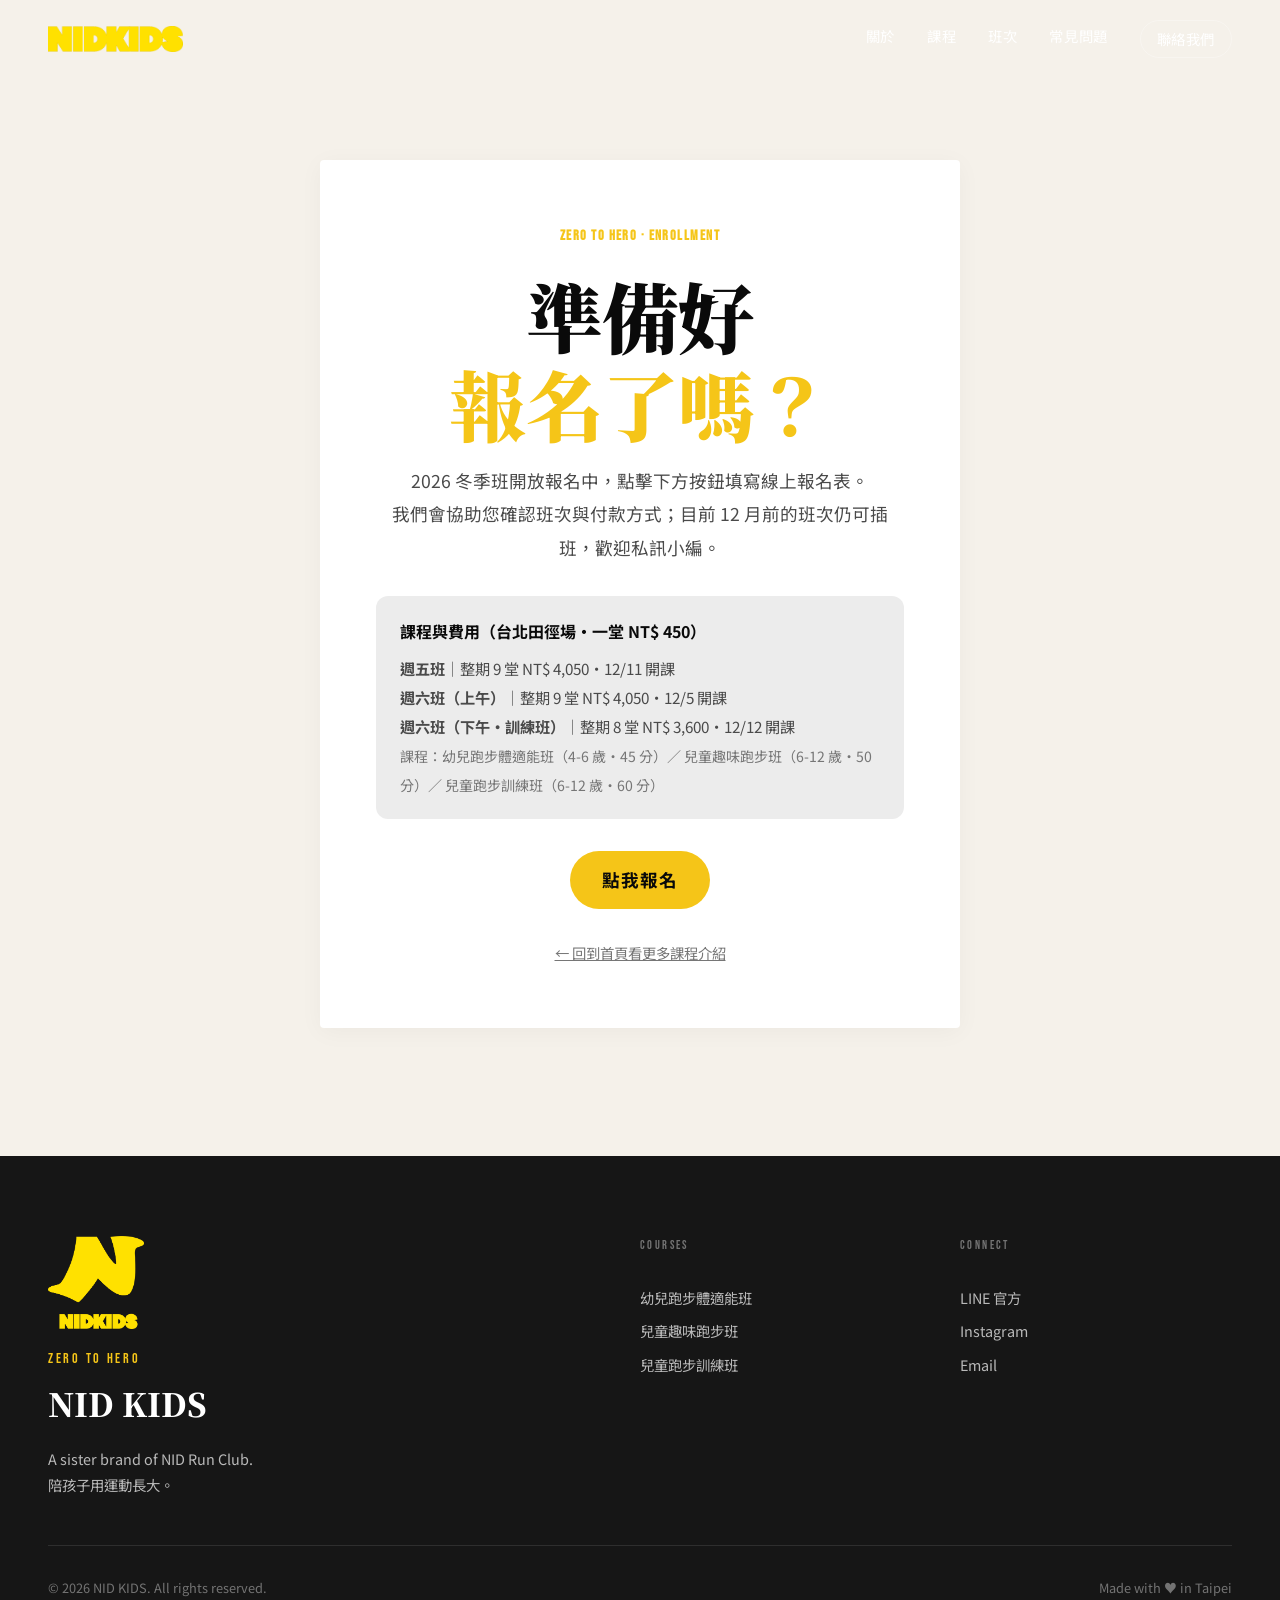
<file: enroll.html>
<!DOCTYPE html>
<html lang="zh-Hant">
<head>
  <meta charset="UTF-8">
  <meta name="viewport" content="width=device-width, initial-scale=1.0">
  <meta name="description" content="NID KIDS 填寫報名表｜兒童體適能與跑步課程報名。">
  <title>填寫報名表｜NID KIDS</title>
  <!-- Favicon -->
  <link rel="icon" href="assets/favicon.ico" sizes="any">
  <link rel="icon" type="image/png" sizes="32x32" href="assets/favicon-32.png">
  <link rel="icon" type="image/png" sizes="16x16" href="assets/favicon-16.png">
  <link rel="apple-touch-icon" href="assets/apple-touch-icon.png">


  <link rel="preconnect" href="https://fonts.googleapis.com">
  <link rel="preconnect" href="https://fonts.gstatic.com" crossorigin>
  <link href="https://fonts.googleapis.com/css2?family=Noto+Sans+TC:wght@400;500;700;900&family=Noto+Serif+TC:wght@600;700;900&family=Bebas+Neue&display=swap" rel="stylesheet">

  <link rel="stylesheet" href="style.css">
  <link rel="stylesheet" href="enroll.css">
</head>
<body>

  <!-- ============= NAV ============= -->
  <nav class="nav">
    <div class="nav-inner">
      <a href="index.html" class="nav-logo">
        <img src="assets/logo-nid-wordmark.png" alt="NID KIDS" class="nav-logo-img" loading="lazy">
      </a>
      <div class="nav-links">
        <a href="index.html#about">關於</a>
        <a href="index.html#courses">課程</a>
        <a href="index.html#schedule">班次</a>
        <a href="index.html#faq">常見問題</a>
        <a href="index.html#contact" class="nav-cta">聯絡我們</a>
      </div>
      <button class="nav-toggle" aria-label="menu">
        <span></span><span></span><span></span>
      </button>
    </div>
  </nav>

  <!-- ============= 報名請私訊 ============= -->
  <main class="enroll-page">
    <section class="enroll-section">
      <div class="container">
        <div class="success-card" style="text-align:center;max-width:640px;margin:0 auto;">
          <p class="enroll-eyebrow" style="color:var(--yellow);font-weight:800;letter-spacing:.1em;">ZERO TO HERO · ENROLLMENT</p>
          <h1 class="enroll-title" style="margin:1rem 0;">準備好<br><span class="yellow">報名了嗎？</span></h1>
          <p class="enroll-lead" style="line-height:1.9;color:var(--gray-700);margin-bottom:0.5rem;">
            2026 冬季班開放報名中，點擊下方按鈕填寫線上報名表。<br>
            我們會協助您確認班次與付款方式；目前 12 月前的班次仍可插班，歡迎私訊小編。
          </p>
          <div style="background:var(--gray-100);border-radius:12px;padding:1.25rem 1.5rem;margin:2rem 0;line-height:1.9;text-align:left;">
            <p style="font-weight:700;margin-bottom:0.5rem;">課程與費用（台北田徑場・一堂 NT$ 450）</p>
            <p style="color:var(--gray-700);font-size:0.95rem;">
              <strong>週五班</strong>｜整期 9 堂 NT$ 4,050・12/11 開課<br>
              <strong>週六班（上午）</strong>｜整期 9 堂 NT$ 4,050・12/5 開課<br>
              <strong>週六班（下午・訓練班）</strong>｜整期 8 堂 NT$ 3,600・12/12 開課<br>
              <span style="font-size:0.88rem;color:var(--gray-500);">課程：幼兒跑步體適能班（4-6 歲・45 分）／ 兒童趣味跑步班（6-12 歲・50 分）／ 兒童跑步訓練班（6-12 歲・60 分）</span>
            </p>
          </div>
          <div class="success-actions" style="justify-content:center;">
            <a href="https://www.surveycake.com/s/RLa8x" target="_blank" rel="noopener" class="btn btn-yellow enroll-cta" style="font-size:1.1rem;">點我報名</a>
          </div>
          <p style="margin-top:1.5rem;font-size:0.9rem;color:var(--gray-500);">
            <a href="index.html" style="color:var(--gray-500);text-decoration:underline;">← 回到首頁看更多課程介紹</a>
          </p>
        </div>
      </div>
    </section>
  </main>

  <footer class="footer">
    <div class="container">
      <div class="footer-grid">
        <div class="footer-brand">
          <img class="footer-logo-img" src="assets/logo-nid-full.png" alt="NID KIDS" loading="lazy">
          <p class="footer-tagline">ZERO TO HERO</p>
          <p class="footer-name">NID KIDS</p>
          <p class="footer-desc">A sister brand of NID Run Club.<br>陪孩子用運動長大。</p>
        </div>
        <div class="footer-links">
          <p class="footer-h">COURSES</p>
          <a href="courses/kids-fitness.html">幼兒跑步體適能班</a>
          <a href="courses/kids-running-fun.html">兒童趣味跑步班</a>
          <a href="courses/kids-running-train.html">兒童跑步訓練班</a>
        </div>
        <div class="footer-links">
          <p class="footer-h">CONNECT</p>
          <a href="https://lin.ee/PbnzLWp" target="_blank" rel="noopener">LINE 官方</a>
          <a href="https://www.instagram.com/nidforkids" target="_blank" rel="noopener">Instagram</a>
          <a href="mailto:nidforkids@gmail.com">Email</a>
        </div>
      </div>
      <div class="footer-bottom">
        <span>© 2026 NID KIDS. All rights reserved.</span>
        <span>Made with ♥ in Taipei</span>
      </div>
    </div>
  </footer>

  <script src="script.js?v=20260914b"></script>
</body>
</html>
</file>
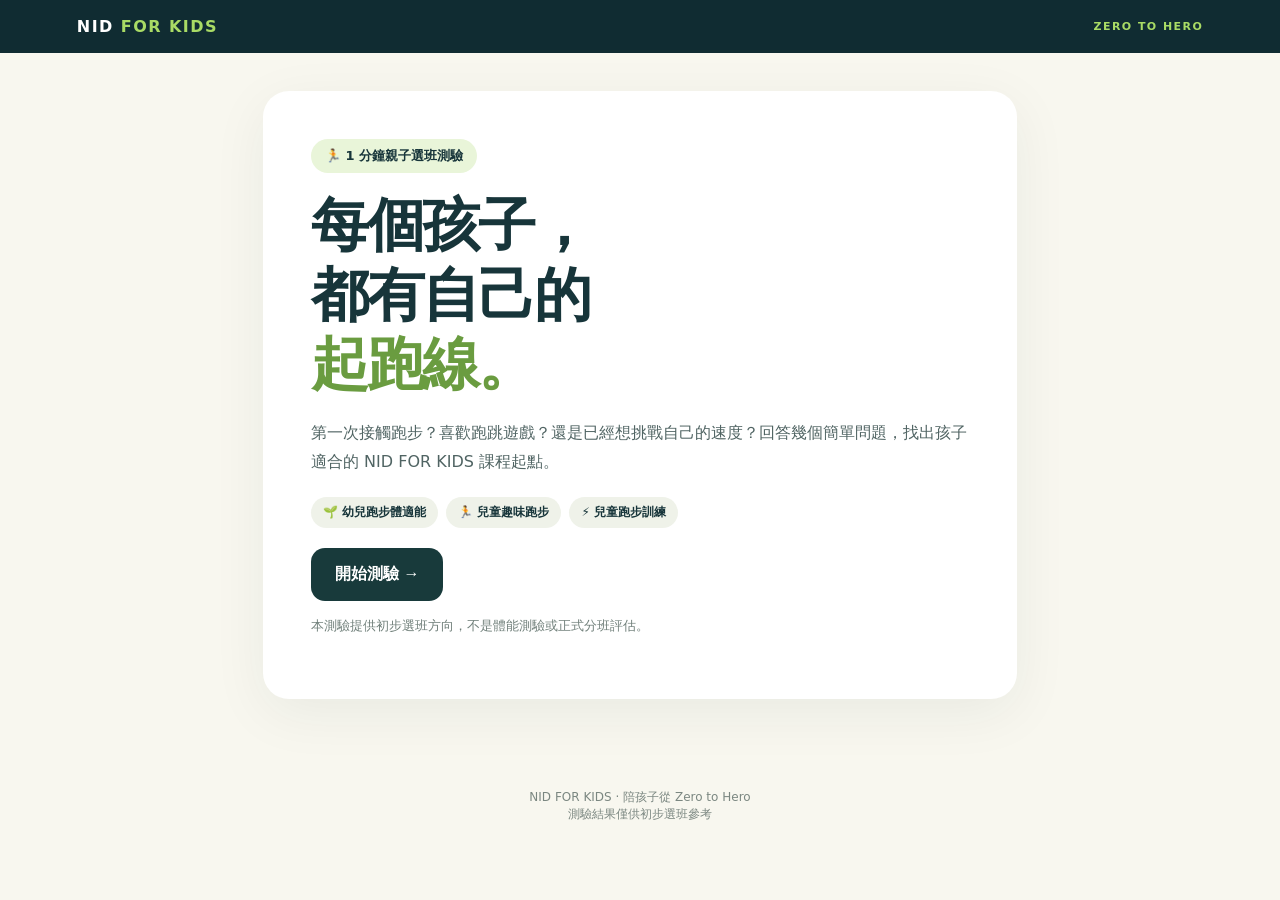
<file: quiz.html.html>
<!doctype html><html lang="zh-Hant"><head><meta charset="utf-8"><meta name="viewport" content="width=device-width,initial-scale=1"><meta name="theme-color" content="#102c32"><title>NID FOR KIDS｜找到孩子的跑步起點</title><style>
:root{--ink:#17353a;--green:#a9db65;--cream:#f8f7ef;--muted:#6d7978;--line:#dce3dd}*{box-sizing:border-box}body{margin:0;background:var(--cream);color:var(--ink);font-family:system-ui,-apple-system,"Noto Sans TC",sans-serif}header{background:#102c32;color:white;padding:17px 6%;display:flex;justify-content:space-between;align-items:center;font-weight:900;letter-spacing:.09em}header small{font-size:11px;color:var(--green)}main{max-width:790px;margin:38px auto 70px;padding:0 18px}.panel{background:white;border-radius:26px;padding:clamp(24px,5vw,48px);box-shadow:0 14px 55px #102c3210}.eyebrow{font-weight:800;color:#5a8552;letter-spacing:.16em;font-size:12px}.hero{font-size:clamp(35px,7vw,58px);line-height:1.2;letter-spacing:-.04em;margin:18px 0}h2{font-size:clamp(25px,5vw,34px);line-height:1.35;margin:12px 0 20px}p{line-height:1.85;color:#506463}.chip{display:inline-block;background:#e9f5d9;padding:8px 14px;border-radius:99px;font-size:13px;font-weight:800}.button{appearance:none;background:#183a3b;color:white;border:0;padding:16px 24px;border-radius:14px;font-size:16px;font-weight:800;cursor:pointer}.button:hover{background:#295b53}.button.secondary{background:#edf2ec;color:#21413b}.button:disabled{opacity:.35;cursor:not-allowed}.actions{display:flex;gap:10px;justify-content:space-between;flex-wrap:wrap;margin-top:25px}.progress{height:8px;background:#e9eee8;border-radius:50px;overflow:hidden;margin:18px 0 28px}.progress div{height:100%;background:#93cb61;transition:width .25s}.choice{display:block;width:100%;background:#fff;border:2px solid var(--line);padding:16px 18px;border-radius:15px;text-align:left;font-size:16px;color:var(--ink);margin:10px 0;cursor:pointer}.choice.active{border-color:#6eaa57;background:#f1f9e8;font-weight:800}.choice:hover{border-color:#93bb80}.field{display:block;margin:20px 0;font-weight:700}.field input,.field select{display:block;width:100%;border:1.5px solid #d5dfd8;border-radius:12px;margin-top:8px;padding:14px;font:inherit;background:white}.field small{display:block;font-weight:400;color:var(--muted);margin-top:5px}.note{font-size:13px;color:#71807b}.result{border-radius:19px;background:#edf6e5;padding:24px;margin:24px 0}.result h2{margin:8px 0}.alt{border:1px solid var(--line);border-radius:16px;padding:17px;margin:15px 0}.hidden{display:none!important}footer{text-align:center;font-size:12px;color:#7b8781;padding:20px}.qcount{font-weight:800;font-size:13px;color:#72817b}.tagrow{display:flex;gap:8px;flex-wrap:wrap;margin:20px 0}.tag{padding:7px 12px;background:#eff2e9;border-radius:20px;font-size:12px;font-weight:700}.highlight{color:#6a9c40}a{color:#276e59} @media(max-width:480px){main{margin:20px auto 50px}.panel{border-radius:19px}.button{width:100%}.actions{flex-direction:column-reverse}}
</style></head><body><header><div>NID <span style="color:#a9db65">FOR KIDS</span></div><small>ZERO TO HERO</small></header><main><section class="panel" id="welcome"><span class="chip">🏃 1 分鐘親子選班測驗</span><h1 class="hero">每個孩子，<br>都有自己的<br><span class="highlight">起跑線。</span></h1><p>第一次接觸跑步？喜歡跑跳遊戲？還是已經想挑戰自己的速度？回答幾個簡單問題，找出孩子適合的 NID FOR KIDS 課程起點。</p><div class="tagrow"><span class="tag">🌱 幼兒跑步體適能</span><span class="tag">🏃 兒童趣味跑步</span><span class="tag">⚡ 兒童跑步訓練</span></div><button class="button" onclick="show('profile')">開始測驗 →</button><p class="note">本測驗提供初步選班方向，不是體能測驗或正式分班評估。</p></section>
<section class="panel hidden" id="profile"><div class="eyebrow">STEP 1 / 3 · 認識孩子</div><h2>先了解孩子的基本狀況 👋</h2><label class="field">孩子年齡（必填）<select id="age"><option value="">請選擇年齡</option><option value="4">4 歲</option><option value="5">5 歲</option><option value="6">6 歲</option><option value="7">7 歲</option><option value="8">8 歲</option><option value="9">9 歲</option><option value="10">10 歲</option><option value="11">11 歲</option><option value="12">12 歲</option><option value="13">13 歲以上</option></select></label><label class="field">孩子暱稱（選填）<input id="nickname" maxlength="30" placeholder="例如：小跑者"></label><label class="field">家長聯絡方式（選填）<input id="contact" maxlength="100" placeholder="LINE ID 或 Email"><small>填寫後，測驗結果與聯絡方式會傳送給 NID FOR KIDS，僅用於課程諮詢與體驗聯繫。</small></label><p class="note" id="ageNotice"></p><div class="actions"><button class="button secondary" onclick="show('welcome')">← 上一步</button><button class="button" onclick="start()">下一步 →</button></div></section>
<section class="panel hidden" id="quiz"><div class="eyebrow">STEP 2 / 3 · 了解孩子</div><div class="progress"><div id="bar"></div></div><div class="qcount" id="qcount"></div><h2 id="question"></h2><div id="choices"></div><div class="actions"><button class="button secondary" onclick="back()">← 上一步</button><button class="button" id="next" onclick="next()" disabled>下一題 →</button></div></section>
<section class="panel hidden" id="results"><div class="eyebrow">STEP 3 / 3 · YOUR BEST MATCH</div><h2>找到孩子的跑步起點！ 🎉</h2><p id="personal"></p><div class="result"><div class="eyebrow">最適合先體驗的班別</div><h2 id="best"></h2><p id="why"></p><div id="points" class="tagrow"></div></div><div class="alt"><strong>也可以考慮</strong><h3 id="second"></h3><p id="secondWhy"></p></div><p class="note" id="caution"></p><h3>想進一步了解或預約體驗？</h3><p>把測驗結果傳給 NID FOR KIDS，讓教練再依孩子的實際狀況提供建議。</p><div class="actions"><button class="button secondary" onclick="reset()">重新測驗</button><button class="button" onclick="share()">分享／複製測驗結果</button></div><p id="copyMsg" class="note" aria-live="polite"></p></section></main><footer>NID FOR KIDS · 陪孩子從 Zero to Hero<br>測驗結果僅供初步選班參考</footer><script>
// ▼ 部署 Google Apps Script 後，把網址貼在這裡
const SHEET_URL='https://script.google.com/macros/s/AKfycbzcsr8Z1ajwxgcb19kk8rknguLUHqro6ASEZPTokSSEIMf3ugG57H20rz05P0uKAlv20w/exec';
function sendToSheet(data){if(!SHEET_URL.startsWith('https://'))return;try{fetch(SHEET_URL,{method:'POST',mode:'no-cors',headers:{'Content-Type':'text/plain;charset=utf-8'},body:JSON.stringify(data)})}catch(e){console.warn('資料傳送失敗',e)}}
// 網址加上 ?start 可略過首頁，直接進入填答
if(new URLSearchParams(location.search).has('start'))document.addEventListener('DOMContentLoaded',()=>show('profile'));
const questions=[{q:'孩子平常參與運動的經驗如何？',o:[['new','較少規律運動，正在建立基礎'],['play','喜歡跑跳遊戲，有一些運動經驗'],['train','已有固定跑步或運動訓練經驗']]},{q:'孩子最喜歡哪一類活動？',o:[['basic','跑、跳、平衡和闖關探索'],['fun','追逐、接力、團隊遊戲'],['skill','挑戰速度、距離或跑步技巧']]},{q:'家長目前最希望孩子獲得什麼？',o:[['foundation','建立身體協調、平衡與基本動作能力'],['enjoy','培養運動興趣、建立跑姿基礎提升整體體能'],['performance','調整跑姿、加強跑步技巧提升運動表現']]},{q:'孩子面對跑步活動時，通常比較像哪一種？',o:[['explore','需要透過遊戲和引導慢慢熟悉'],['group','喜歡和其他孩子一起挑戰'],['goal','願意反覆練習，朝目標努力']]},{q:'目前最想嘗試的上課方式？',o:[['discover','多元動作遊戲，逐步建立身體能力'],['mixed','跑步技巧結合有趣的活動與挑戰'],['structured','有計畫地練習跑步技巧與體能']]}];
const names={fitness:'🌱 幼兒跑步體適能班',fun:'🏃 兒童趣味跑步班',training:'⚡ 兒童跑步訓練班'};
const descriptions={fitness:'從跑、跳、平衡與探索遊戲出發，建立動作基礎與運動信心。',fun:'結合趣味跑動、協調、肌力及基礎跑姿，讓孩子在挑戰中建立運動能力。',training:'透過系統化跑姿、節奏、速度及體能訓練，逐步提升跑步表現。'};
let idx=0,answers={};function show(id){document.querySelectorAll('main>section').forEach(e=>e.classList.add('hidden'));document.getElementById(id).classList.remove('hidden');window.scrollTo(0,0)}
function start(){let age=document.getElementById('age').value;if(!age){document.getElementById('ageNotice').textContent='請先選擇孩子的年齡。';return}document.getElementById('ageNotice').textContent='';idx=0;render();show('quiz')}
function render(){let q=questions[idx];document.getElementById('bar').style.width=(idx+1)/questions.length*100+'%';document.getElementById('qcount').textContent=`問題 ${idx+1} / ${questions.length}`;document.getElementById('question').textContent=q.q;document.getElementById('choices').innerHTML='';q.o.forEach(([v,t])=>{let b=document.createElement('button');b.className='choice'+(answers[idx]===v?' active':'');b.textContent=t;b.onclick=()=>{answers[idx]=v;render()};document.getElementById('choices').appendChild(b)});document.getElementById('next').disabled=!answers[idx];document.getElementById('next').textContent=idx===questions.length-1?'查看推薦結果 →':'下一題 →'}
function back(){if(idx===0)show('profile');else{idx--;render()}}function next(){if(!answers[idx])return;if(idx<questions.length-1){idx++;render()}else finish()}
function finish(){let age=Number(document.getElementById('age').value);let score={fitness:0,fun:0,training:0};let weights=[2,2,3,1,2];let maps=[{new:'fitness',play:'fun',train:'training'},{basic:'fitness',fun:'fun',skill:'training'},{foundation:'fitness',enjoy:'fun',performance:'training'},{explore:'fitness',group:'fun',goal:'training'},{discover:'fitness',mixed:'fun',structured:'training'}];for(let i=0;i<questions.length;i++)score[maps[i][answers[i]]]+=weights[i];let best,second,warning='';if(age<=5){best='fitness';second='fun';if(age===4)warning='幼兒班主要對象約 4.5–6 歲；若孩子尚未滿 4.5 歲，請先向教練確認是否適合參與。'}else if(age===6){best=score.training>=8?'training':score.fun>score.fitness?'fun':'fitness';second=best==='fitness'?'fun':best==='fun'?'fitness':'fun';if(best==='training')warning='6 歲孩子若希望進入跑步訓練班，建議先由教練確認動作基礎、參與意願與班級適配。'}else{best=score.training>=7?'training':'fun';second=best==='training'?'fun':'training';if(score.fitness>score.fun&&score.fitness>score.training)warning='孩子目前可能更需要基礎動作引導；建議先與教練討論課程難度與適應方式。'}
let nickname=document.getElementById('nickname').value.trim();document.getElementById('personal').textContent=(nickname?nickname+'，':'')+'根據孩子的年齡、運動經驗與學習目標，我們推薦：';document.getElementById('best').textContent=names[best];document.getElementById('why').textContent=descriptions[best];document.getElementById('points').innerHTML=(best==='fitness'?['動作探索','平衡協調','遊戲體驗']:best==='fun'?['跑步興趣','體能協調','基礎跑姿']:['跑步技巧','速度節奏','系統訓練']).map(x=>'<span class="tag">'+x+'</span>').join('');document.getElementById('second').textContent=names[second];document.getElementById('secondWhy').textContent=descriptions[second];document.getElementById('caution').textContent=(warning?warning+' ':'')+'這是初步推薦，實際分班仍應由教練依孩子的動作能力、意願與班級年齡範圍確認。';window.quizResult={best,second,nickname,age};
let ansText=questions.map((q,i)=>(q.o.find(o=>o[0]===answers[i])||['',''])[1]);
sendToSheet({nickname,age,contact:document.getElementById('contact').value.trim(),q1:ansText[0],q2:ansText[1],q3:ansText[2],q4:ansText[3],q5:ansText[4],scoreFitness:score.fitness,scoreFun:score.fun,scoreTraining:score.training,best:names[best],second:names[second],warning,source:location.search,userAgent:navigator.userAgent});
show('results')}
async function share(){let r=window.quizResult;let txt=`NID FOR KIDS｜孩子的跑步起點測驗\n孩子：${r.nickname||'小跑者'}（${r.age} 歲）\n推薦：${names[r.best]}\n第二推薦：${names[r.second]}\n${descriptions[r.best]}`;try{if(navigator.share)await navigator.share({title:'NID FOR KIDS 測驗結果',text:txt});else if(navigator.clipboard){await navigator.clipboard.writeText(txt);document.getElementById('copyMsg').textContent='測驗結果已複製！'}else{prompt('複製測驗結果：',txt)}}catch(e){if(e.name!=='AbortError')prompt('複製測驗結果：',txt)}}function reset(){idx=0;answers={};document.getElementById('nickname').value='';document.getElementById('contact').value='';document.getElementById('age').value='';show('welcome')}
</script></body></html>
</file>
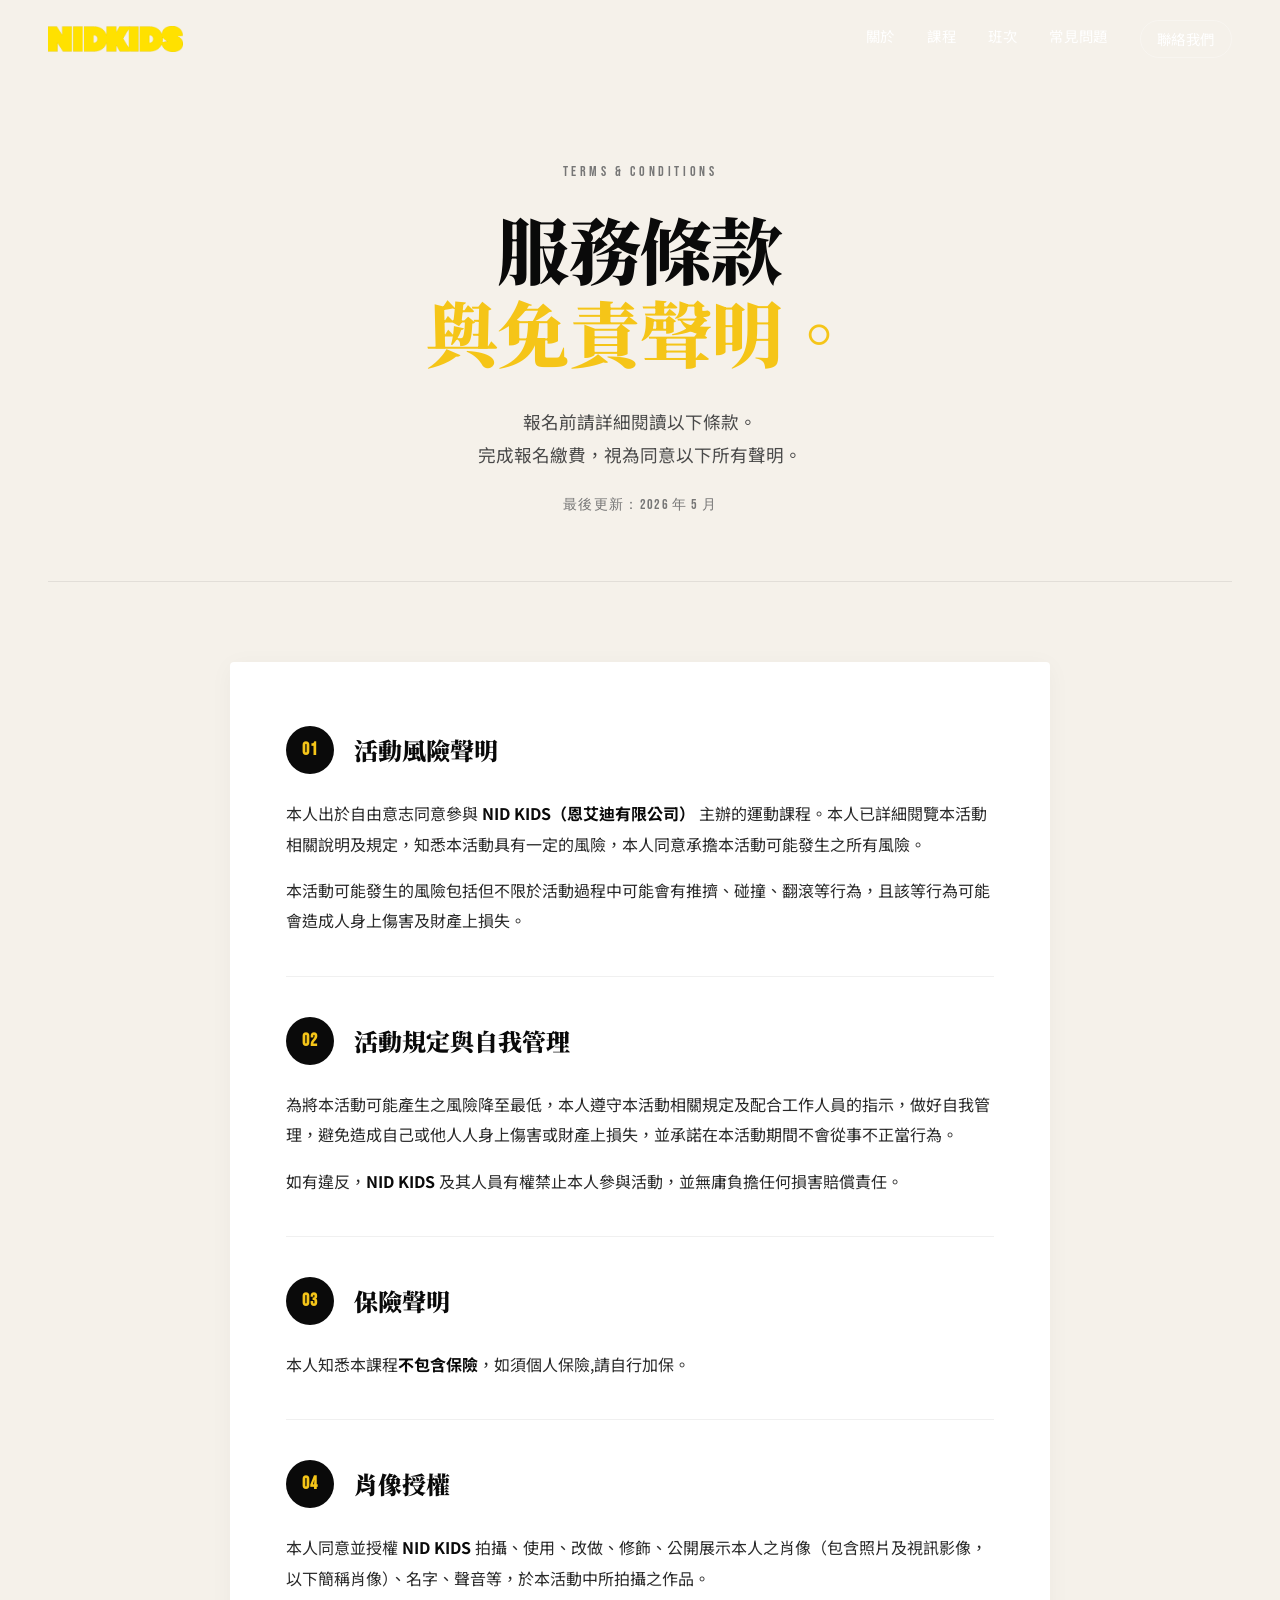
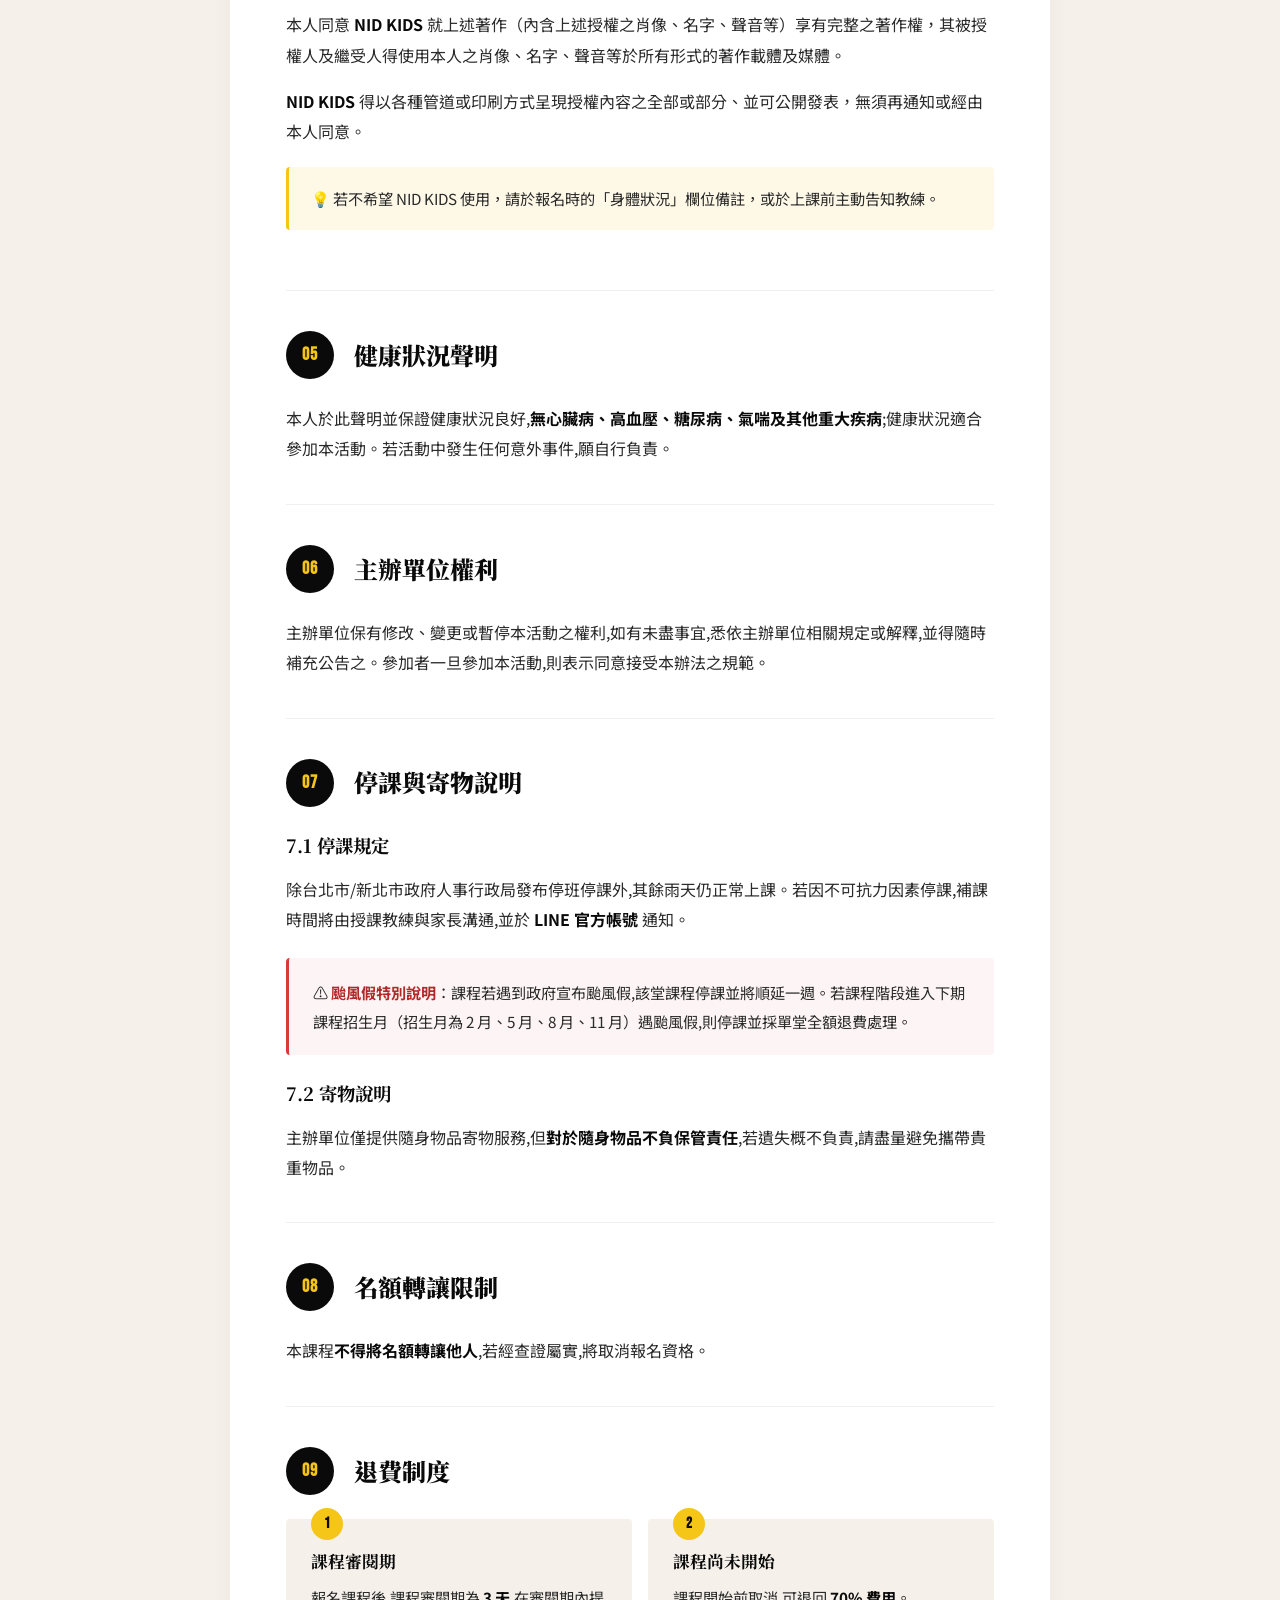
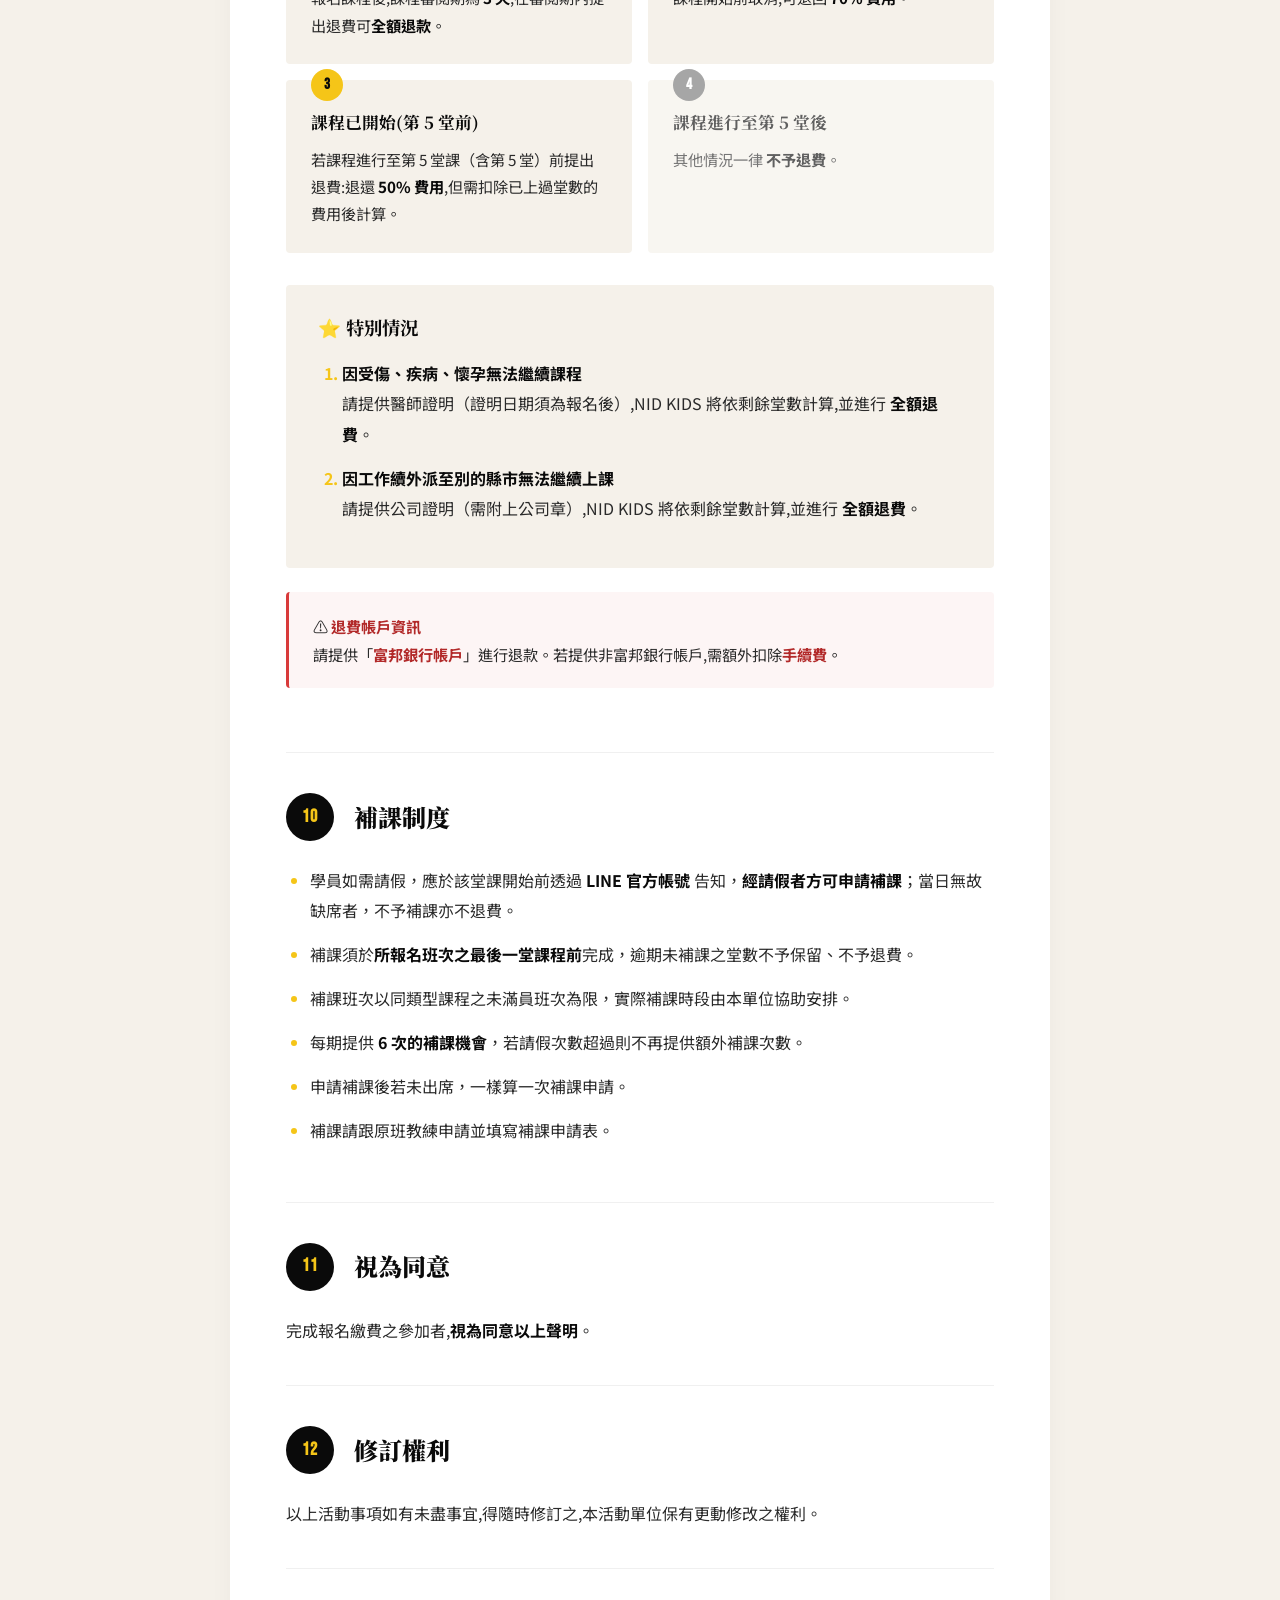
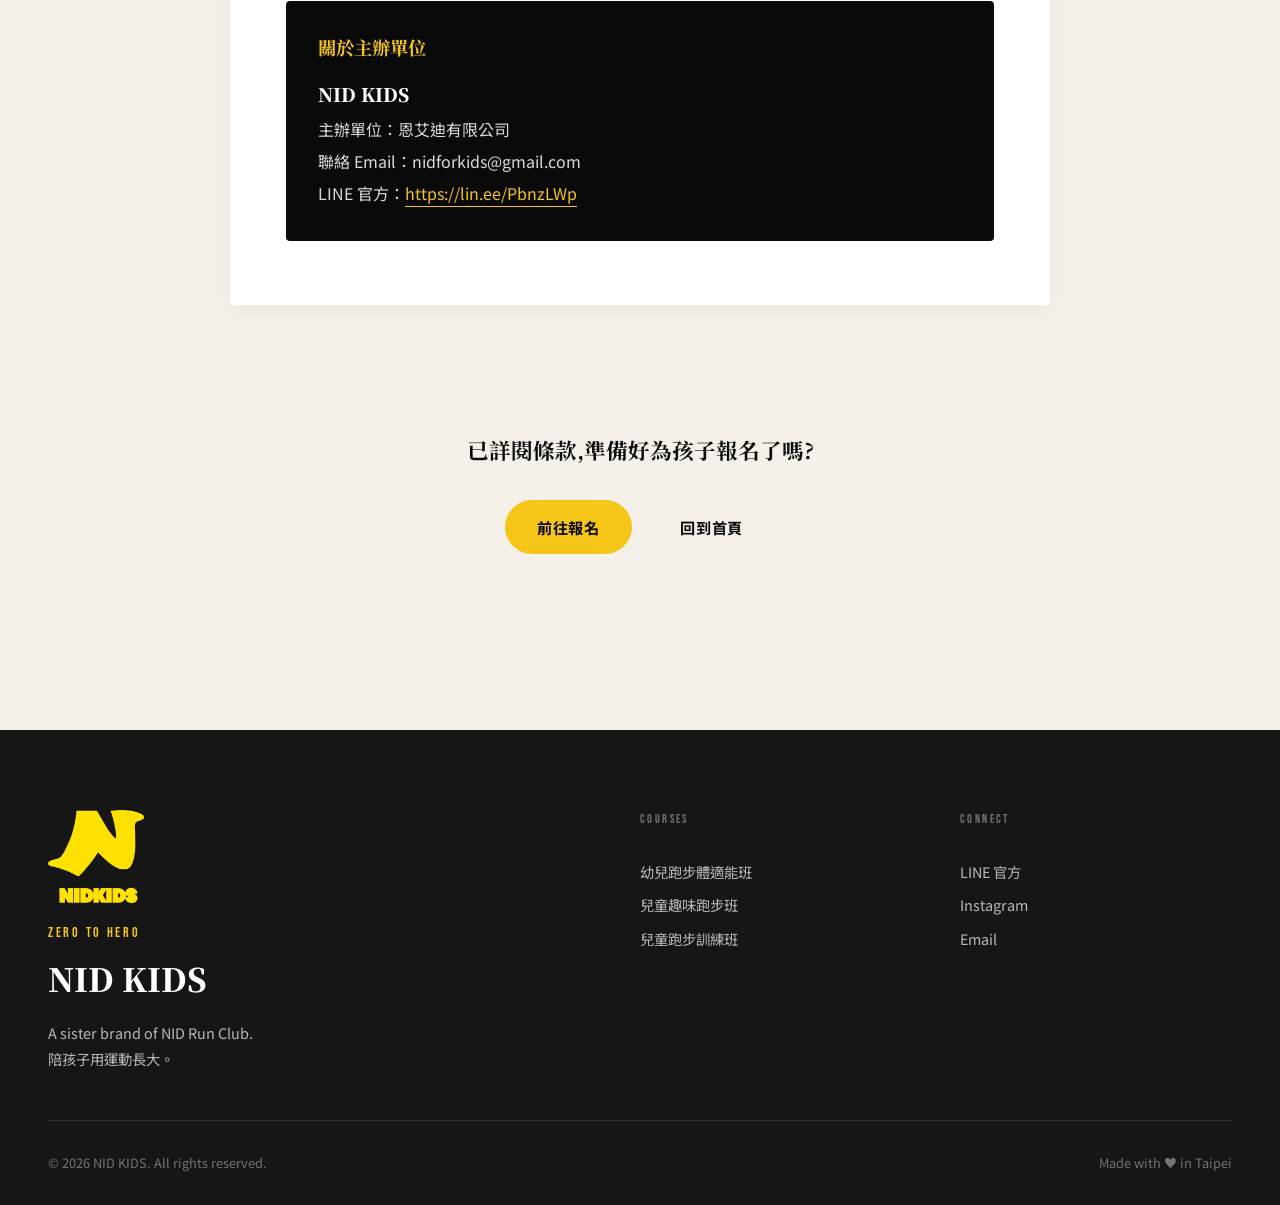
<file: terms.html>
<!DOCTYPE html>
<html lang="zh-Hant">
<head>
  <meta charset="UTF-8">
  <meta name="viewport" content="width=device-width, initial-scale=1.0">
  <meta name="description" content="NID KIDS 服務條款與免責聲明。">
  <title>服務條款與免責聲明｜NID KIDS</title>
  <!-- Favicon -->
  <link rel="icon" href="assets/favicon.ico" sizes="any">
  <link rel="icon" type="image/png" sizes="32x32" href="assets/favicon-32.png">
  <link rel="icon" type="image/png" sizes="16x16" href="assets/favicon-16.png">
  <link rel="apple-touch-icon" href="assets/apple-touch-icon.png">


  <link rel="preconnect" href="https://fonts.googleapis.com">
  <link rel="preconnect" href="https://fonts.gstatic.com" crossorigin>
  <link href="https://fonts.googleapis.com/css2?family=Noto+Sans+TC:wght@400;500;700;900&family=Noto+Serif+TC:wght@600;700;900&family=Bebas+Neue&display=swap" rel="stylesheet">

  <link rel="stylesheet" href="style.css">
  <link rel="stylesheet" href="terms.css">
</head>
<body>

  <!-- ============= NAV ============= -->
  <nav class="nav">
    <div class="nav-inner">
      <a href="index.html" class="nav-logo">
        <img src="assets/logo-nid-wordmark.png" alt="NID KIDS" class="nav-logo-img" loading="lazy">
      </a>
      <div class="nav-links">
        <a href="index.html#about">關於</a>
        <a href="index.html#courses">課程</a>
        <a href="index.html#schedule">班次</a>
        <a href="index.html#faq">常見問題</a>
        <a href="index.html#contact" class="nav-cta">聯絡我們</a>
      </div>
      <button class="nav-toggle" aria-label="menu">
        <span></span><span></span><span></span>
      </button>
    </div>
  </nav>

  <!-- ============= TERMS ============= -->
  <main class="terms-page">
    <div class="container">

      <div class="terms-head">
        <p class="terms-eyebrow">TERMS & CONDITIONS</p>
        <h1 class="terms-title">
          服務條款<br>
          <span class="yellow">與免責聲明。</span>
        </h1>
        <p class="terms-lead">
          報名前請詳細閱讀以下條款。<br>
          完成報名繳費，視為同意以下所有聲明。
        </p>
        <p class="terms-updated">最後更新：2026 年 5 月</p>
      </div>

      <article class="terms-content">

        <!-- 條款 1 -->
        <section class="term-section">
          <div class="term-head">
            <span class="term-num">01</span>
            <h2>活動風險聲明</h2>
          </div>
          <p>本人出於自由意志同意參與 <strong>NID KIDS（恩艾迪有限公司）</strong> 主辦的運動課程。本人已詳細閱覽本活動相關說明及規定，知悉本活動具有一定的風險，本人同意承擔本活動可能發生之所有風險。</p>
          <p>本活動可能發生的風險包括但不限於活動過程中可能會有推擠、碰撞、翻滾等行為，且該等行為可能會造成人身上傷害及財產上損失。</p>
        </section>

        <!-- 條款 2 -->
        <section class="term-section">
          <div class="term-head">
            <span class="term-num">02</span>
            <h2>活動規定與自我管理</h2>
          </div>
          <p>為將本活動可能產生之風險降至最低，本人遵守本活動相關規定及配合工作人員的指示，做好自我管理，避免造成自己或他人人身上傷害或財產上損失，並承諾在本活動期間不會從事不正當行為。</p>
          <p>如有違反，<strong>NID KIDS</strong> 及其人員有權禁止本人參與活動，並無庸負擔任何損害賠償責任。</p>
        </section>

        <!-- 條款 3 -->
        <section class="term-section">
          <div class="term-head">
            <span class="term-num">03</span>
            <h2>保險聲明</h2>
          </div>
          <p>本人知悉本課程<strong>不包含保險</strong>，如須個人保險,請自行加保。</p>
        </section>

        <!-- 條款 4 -->
        <section class="term-section">
          <div class="term-head">
            <span class="term-num">04</span>
            <h2>肖像授權</h2>
          </div>
          <p>本人同意並授權 <strong>NID KIDS</strong> 拍攝、使用、改做、修飾、公開展示本人之肖像（包含照片及視訊影像，以下簡稱肖像）、名字、聲音等，於本活動中所拍攝之作品。</p>
          <p>本人同意 <strong>NID KIDS</strong> 就上述著作（內含上述授權之肖像、名字、聲音等）享有完整之著作權，其被授權人及繼受人得使用本人之肖像、名字、聲音等於所有形式的著作載體及媒體。</p>
          <p><strong>NID KIDS</strong> 得以各種管道或印刷方式呈現授權內容之全部或部分、並可公開發表，無須再通知或經由本人同意。</p>
          <div class="term-note">
            💡 若不希望 NID KIDS 使用，請於報名時的「身體狀況」欄位備註，或於上課前主動告知教練。
          </div>
        </section>

        <!-- 條款 5 -->
        <section class="term-section">
          <div class="term-head">
            <span class="term-num">05</span>
            <h2>健康狀況聲明</h2>
          </div>
          <p>本人於此聲明並保證健康狀況良好,<strong>無心臟病、高血壓、糖尿病、氣喘及其他重大疾病</strong>;健康狀況適合參加本活動。若活動中發生任何意外事件,願自行負責。</p>
        </section>

        <!-- 條款 6 -->
        <section class="term-section">
          <div class="term-head">
            <span class="term-num">06</span>
            <h2>主辦單位權利</h2>
          </div>
          <p>主辦單位保有修改、變更或暫停本活動之權利,如有未盡事宜,悉依主辦單位相關規定或解釋,並得隨時補充公告之。參加者一旦參加本活動,則表示同意接受本辦法之規範。</p>
        </section>

        <!-- 條款 7 -->
        <section class="term-section">
          <div class="term-head">
            <span class="term-num">07</span>
            <h2>停課與寄物說明</h2>
          </div>

          <h3 class="term-h3">7.1 停課規定</h3>
          <p>除台北市/新北市政府人事行政局發布停班停課外,其餘雨天仍正常上課。若因不可抗力因素停課,補課時間將由授課教練與家長溝通,並於 <strong>LINE 官方帳號</strong> 通知。</p>

          <div class="term-warning">
            ⚠️ <strong>颱風假特別說明</strong>：課程若遇到政府宣布颱風假,該堂課程停課並將順延一週。若課程階段進入下期課程招生月（招生月為 2 月、5 月、8 月、11 月）遇颱風假,則停課並採單堂全額退費處理。
          </div>

          <h3 class="term-h3">7.2 寄物說明</h3>
          <p>主辦單位僅提供隨身物品寄物服務,但<strong>對於隨身物品不負保管責任</strong>,若遺失概不負責,請盡量避免攜帶貴重物品。</p>
        </section>

        <!-- 條款 8 -->
        <section class="term-section">
          <div class="term-head">
            <span class="term-num">08</span>
            <h2>名額轉讓限制</h2>
          </div>
          <p>本課程<strong>不得將名額轉讓他人</strong>,若經查證屬實,將取消報名資格。</p>
        </section>

        <!-- 條款 9 -->
        <section class="term-section">
          <div class="term-head">
            <span class="term-num">09</span>
            <h2>退費制度</h2>
          </div>

          <div class="refund-grid">
            <div class="refund-card">
              <span class="refund-tag">1</span>
              <h4>課程審閱期</h4>
              <p>報名課程後,課程審閱期為 <strong>3 天</strong>,在審閱期內提出退費可<strong class="refund-highlight">全額退款</strong>。</p>
            </div>

            <div class="refund-card">
              <span class="refund-tag">2</span>
              <h4>課程尚未開始</h4>
              <p>課程開始前取消,可退回 <strong class="refund-highlight">70% 費用</strong>。</p>
            </div>

            <div class="refund-card">
              <span class="refund-tag">3</span>
              <h4>課程已開始(第 5 堂前)</h4>
              <p>若課程進行至第 5 堂課（含第 5 堂）前提出退費:退還 <strong class="refund-highlight">50% 費用</strong>,但需扣除已上過堂數的費用後計算。</p>
            </div>

            <div class="refund-card disabled">
              <span class="refund-tag">4</span>
              <h4>課程進行至第 5 堂後</h4>
              <p>其他情況一律 <strong>不予退費</strong>。</p>
            </div>
          </div>

          <div class="term-emphasis">
            <h3 class="term-h3">⭐️ 特別情況</h3>
            <ol class="special-list">
              <li>
                <strong>因受傷、疾病、懷孕無法繼續課程</strong><br>
                請提供醫師證明（證明日期須為報名後）,NID KIDS 將依剩餘堂數計算,並進行 <strong class="refund-highlight">全額退費</strong>。
              </li>
              <li>
                <strong>因工作續外派至別的縣市無法繼續上課</strong><br>
                請提供公司證明（需附上公司章）,NID KIDS 將依剩餘堂數計算,並進行 <strong class="refund-highlight">全額退費</strong>。
              </li>
            </ol>
          </div>

          <div class="term-warning">
            ⚠️ <strong>退費帳戶資訊</strong><br>
            請提供「<strong>富邦銀行帳戶</strong>」進行退款。若提供非富邦銀行帳戶,需額外扣除<strong>手續費</strong>。
          </div>
        </section>

        <!-- 條款 10 -->
        <section class="term-section">
          <div class="term-head">
            <span class="term-num">10</span>
            <h2>補課制度</h2>
          </div>
          <ul class="bullet-list">
            <li>學員如需請假，應於該堂課開始前透過 <strong>LINE 官方帳號</strong> 告知，<strong>經請假者方可申請補課</strong>；當日無故缺席者，不予補課亦不退費。</li>
            <li>補課須於<strong>所報名班次之最後一堂課程前</strong>完成，逾期未補課之堂數不予保留、不予退費。</li>
            <li>補課班次以同類型課程之未滿員班次為限，實際補課時段由本單位協助安排。</li>
            <li>每期提供 <strong>6 次的補課機會</strong>，若請假次數超過則不再提供額外補課次數。</li>
            <li>申請補課後若未出席，一樣算一次補課申請。</li>
            <li>補課請跟原班教練申請並填寫補課申請表。</li>
          </ul>
        </section>

        <!-- 條款 11 -->
        <section class="term-section">
          <div class="term-head">
            <span class="term-num">11</span>
            <h2>視為同意</h2>
          </div>
          <p>完成報名繳費之參加者,<strong>視為同意以上聲明</strong>。</p>
        </section>

        <!-- 條款 12 -->
        <section class="term-section">
          <div class="term-head">
            <span class="term-num">12</span>
            <h2>修訂權利</h2>
          </div>
          <p>以上活動事項如有未盡事宜,得隨時修訂之,本活動單位保有更動修改之權利。</p>
        </section>

        <!-- 公司資訊 -->
        <section class="term-section company-info">
          <h3 class="term-h3">關於主辦單位</h3>
          <p>
            <strong>NID KIDS</strong><br>
            主辦單位：恩艾迪有限公司<br>
            聯絡 Email：nidforkids@gmail.com<br>
            LINE 官方：<a href="https://lin.ee/PbnzLWp" target="_blank" rel="noopener" class="inline-link">https://lin.ee/PbnzLWp</a>
          </p>
        </section>

      </article>

      <!-- 底部 CTA -->
      <div class="terms-cta">
        <p>已詳閱條款,準備好為孩子報名了嗎?</p>
        <div class="terms-cta-actions">
          <a href="enroll.html" class="btn btn-yellow">前往報名</a>
          <a href="index.html" class="btn btn-outline-dark">回到首頁</a>
        </div>
      </div>

    </div>
  </main>

  <!-- ============= FOOTER ============= -->
  <footer class="footer">
    <div class="container">
      <div class="footer-grid">
        <div class="footer-brand">
          <img class="footer-logo-img" src="assets/logo-nid-full.png" alt="NID KIDS" loading="lazy">
          <p class="footer-tagline">ZERO TO HERO</p>
          <p class="footer-name">NID KIDS</p>
          <p class="footer-desc">A sister brand of NID Run Club.<br>陪孩子用運動長大。</p>
        </div>
        <div class="footer-links">
          <p class="footer-h">COURSES</p>
          <a href="courses/kids-fitness.html">幼兒跑步體適能班</a>
          <a href="courses/kids-running-fun.html">兒童趣味跑步班</a>
          <a href="courses/kids-running-train.html">兒童跑步訓練班</a>
        </div>
        <div class="footer-links">
          <p class="footer-h">CONNECT</p>
          <a href="https://lin.ee/PbnzLWp" target="_blank" rel="noopener">LINE 官方</a>
          <a href="https://www.instagram.com/nidforkids" target="_blank" rel="noopener">Instagram</a>
          <a href="mailto:nidforkids@gmail.com">Email</a>
        </div>
      </div>
      <div class="footer-bottom">
        <span>© 2026 NID KIDS. All rights reserved.</span>
        <span>Made with ♥ in Taipei</span>
      </div>
    </div>
  </footer>

  <script src="script.js?v=20260914b"></script>
</body>
</html>
</file>
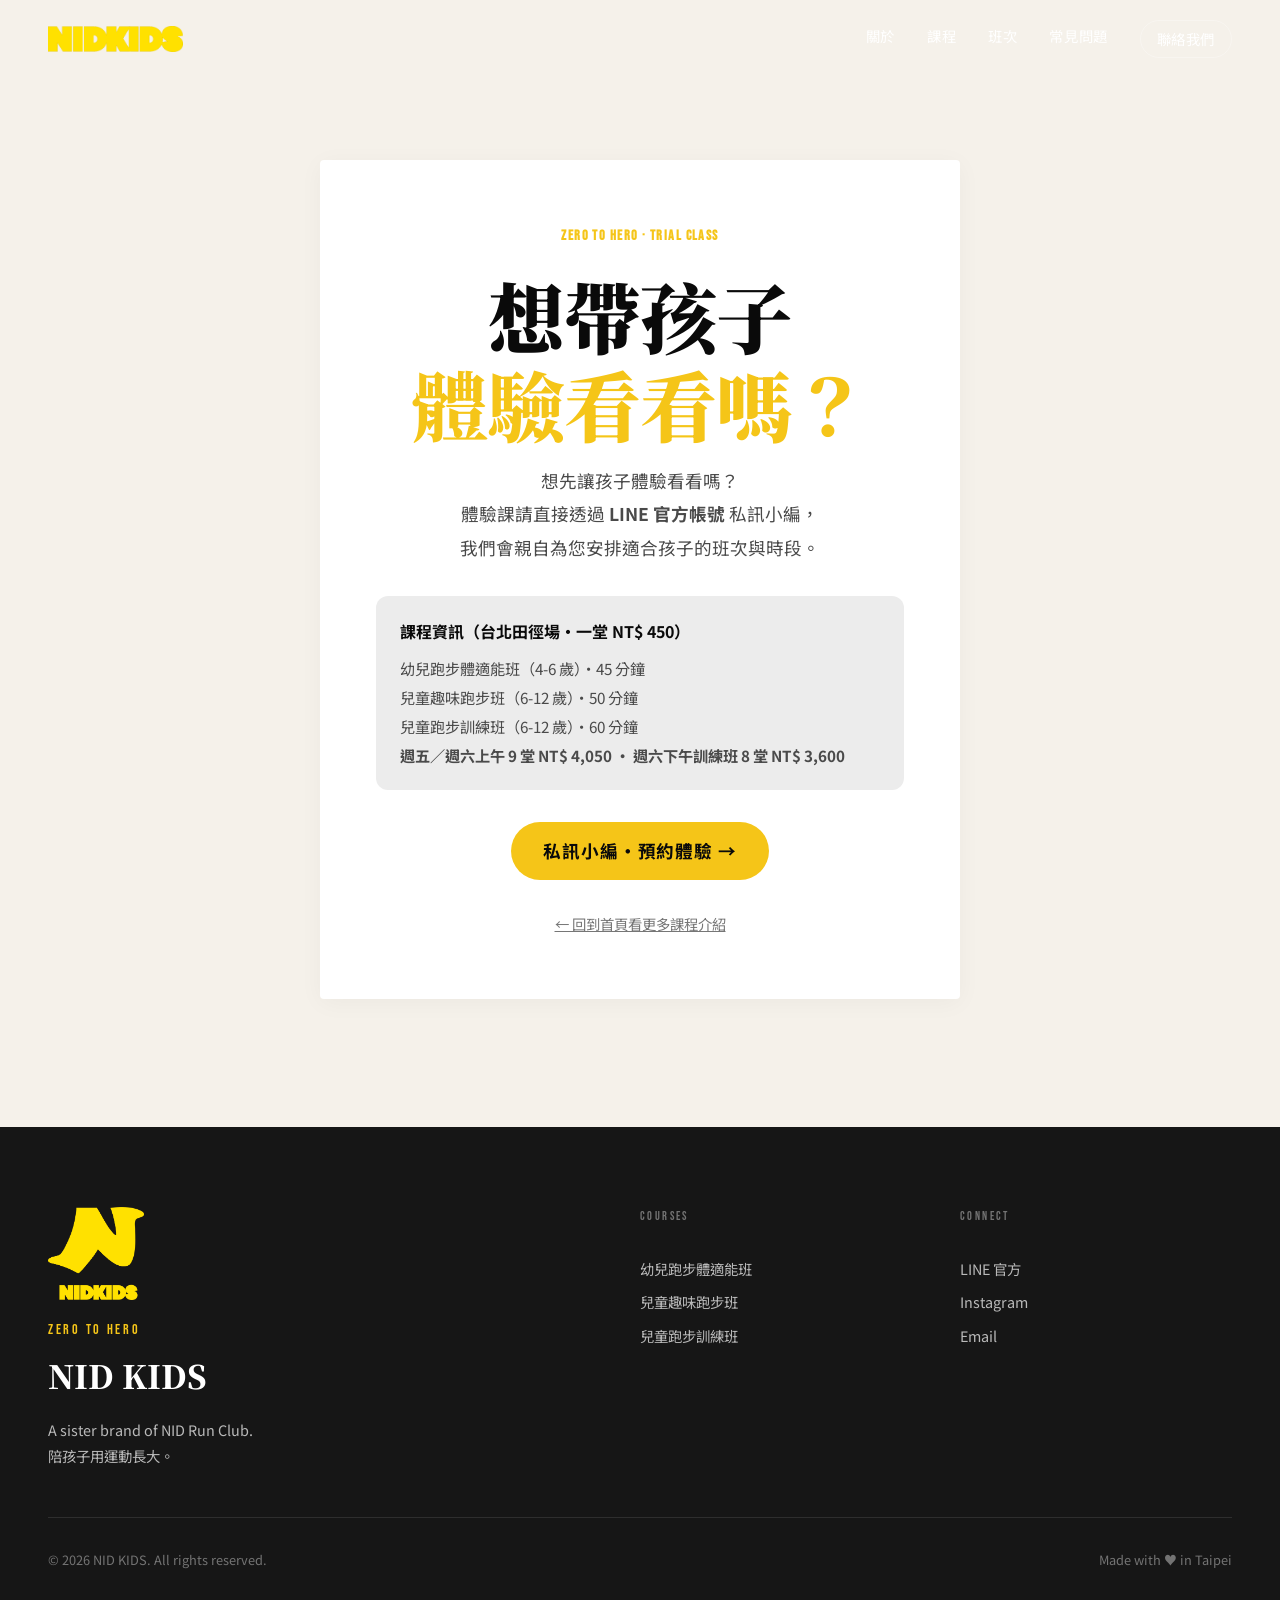
<file: trial.html>
<!DOCTYPE html>
<html lang="zh-Hant">
<head>
  <meta charset="UTF-8">
  <meta name="viewport" content="width=device-width, initial-scale=1.0">
  <meta name="description" content="NID KIDS 兒童跑步課程｜台北田徑場開班中，體驗課請私訊 LINE 官方帳號安排。">
  <title>體驗課報名｜NID KIDS</title>
  <!-- Favicon -->
  <link rel="icon" href="assets/favicon.ico" sizes="any">
  <link rel="icon" type="image/png" sizes="32x32" href="assets/favicon-32.png">
  <link rel="icon" type="image/png" sizes="16x16" href="assets/favicon-16.png">
  <link rel="apple-touch-icon" href="assets/apple-touch-icon.png">


  <link rel="preconnect" href="https://fonts.googleapis.com">
  <link rel="preconnect" href="https://fonts.gstatic.com" crossorigin>
  <link href="https://fonts.googleapis.com/css2?family=Noto+Sans+TC:wght@400;500;700;900&family=Noto+Serif+TC:wght@600;700;900&family=Bebas+Neue&display=swap" rel="stylesheet">

  <link rel="stylesheet" href="style.css">
  <link rel="stylesheet" href="enroll.css">
</head>
<body>

  <!-- ============= NAV ============= -->
  <nav class="nav">
    <div class="nav-inner">
      <a href="index.html" class="nav-logo">
        <img src="assets/logo-nid-wordmark.png" alt="NID KIDS" class="nav-logo-img" loading="lazy">
      </a>
      <div class="nav-links">
        <a href="index.html#about">關於</a>
        <a href="index.html#courses">課程</a>
        <a href="index.html#schedule">班次</a>
        <a href="index.html#faq">常見問題</a>
        <a href="index.html#contact" class="nav-cta">聯絡我們</a>
      </div>
      <button class="nav-toggle" aria-label="menu">
        <span></span><span></span><span></span>
      </button>
    </div>
  </nav>

  <!-- ============= 體驗請私訊 ============= -->
  <main class="enroll-page">
    <section class="enroll-section">
      <div class="container">
        <div class="success-card" style="text-align:center;max-width:640px;margin:0 auto;">
          <p class="enroll-eyebrow" style="color:var(--yellow);font-weight:800;letter-spacing:.1em;">ZERO TO HERO · TRIAL CLASS</p>
          <h1 class="enroll-title" style="margin:1rem 0;">想帶孩子<br><span class="yellow">體驗看看嗎？</span></h1>
          <p class="enroll-lead" style="line-height:1.9;color:var(--gray-700);margin-bottom:0.5rem;">
            想先讓孩子體驗看看嗎？<br>
            體驗課請直接透過 <strong>LINE 官方帳號</strong> 私訊小編，<br>
            我們會親自為您安排適合孩子的班次與時段。
          </p>
          <div style="background:var(--gray-100);border-radius:12px;padding:1.25rem 1.5rem;margin:2rem 0;line-height:1.9;text-align:left;">
            <p style="font-weight:700;margin-bottom:0.5rem;">課程資訊（台北田徑場・一堂 NT$ 450）</p>
            <p style="color:var(--gray-700);font-size:0.95rem;">
              幼兒跑步體適能班（4-6 歲）・45 分鐘<br>
              兒童趣味跑步班（6-12 歲）・50 分鐘<br>
              兒童跑步訓練班（6-12 歲）・60 分鐘<br>
              <strong>週五／週六上午 9 堂 NT$ 4,050 ・ 週六下午訓練班 8 堂 NT$ 3,600</strong>
            </p>
          </div>
          <div class="success-actions" style="justify-content:center;">
            <a href="https://lin.ee/PbnzLWp" target="_blank" rel="noopener" class="btn btn-yellow" style="font-size:1.1rem;">私訊小編・預約體驗 →</a>
          </div>
          <p style="margin-top:1.5rem;font-size:0.9rem;color:var(--gray-500);">
            <a href="index.html" style="color:var(--gray-500);text-decoration:underline;">← 回到首頁看更多課程介紹</a>
          </p>
        </div>
      </div>
    </section>
  </main>

  <footer class="footer">
    <div class="container">
      <div class="footer-grid">
        <div class="footer-brand">
          <img class="footer-logo-img" src="assets/logo-nid-full.png" alt="NID KIDS" loading="lazy">
          <p class="footer-tagline">ZERO TO HERO</p>
          <p class="footer-name">NID KIDS</p>
          <p class="footer-desc">A sister brand of NID Run Club.<br>陪孩子用運動長大。</p>
        </div>
        <div class="footer-links">
          <p class="footer-h">COURSES</p>
          <a href="courses/kids-fitness.html">幼兒跑步體適能班</a>
          <a href="courses/kids-running-fun.html">兒童趣味跑步班</a>
          <a href="courses/kids-running-train.html">兒童跑步訓練班</a>
        </div>
        <div class="footer-links">
          <p class="footer-h">CONNECT</p>
          <a href="https://lin.ee/PbnzLWp" target="_blank" rel="noopener">LINE 官方</a>
          <a href="https://www.instagram.com/nidforkids" target="_blank" rel="noopener">Instagram</a>
          <a href="mailto:nidforkids@gmail.com">Email</a>
        </div>
      </div>
      <div class="footer-bottom">
        <span>© 2026 NID KIDS. All rights reserved.</span>
        <span>Made with ♥ in Taipei</span>
      </div>
    </div>
  </footer>

  <script src="script.js?v=20260914b"></script>
</body>
</html>
</file>
<file: style.css>
/* ============================
   NID For Kids — Editorial Site
   Design tokens
   ============================ */

:root {
  /* Brand colors */
  --yellow: #F5C518;
  --yellow-soft: #f7d34e;
  --black: #0a0a0a;
  --dark: #161616;
  --dark-2: #1f1f1f;
  --gray-900: #2a2a2a;
  --gray-700: #4a4a4a;
  --gray-500: #767676;
  --gray-300: #c8c8c8;
  --gray-100: #ececec;
  --cream: #f5f1ea;
  --white: #ffffff;

  /* Typography */
  --serif: "Noto Serif TC", "Songti TC", "PingFang TC", serif;
  --sans: "Noto Sans TC", "PingFang TC", "Microsoft JhengHei", sans-serif;
  --mono: "Bebas Neue", "Helvetica Neue", sans-serif;

  /* Layout */
  --max: 1280px;
  --pad: clamp(1.25rem, 4vw, 3rem);
}

* {
  margin: 0;
  padding: 0;
  box-sizing: border-box;
}

html {
  scroll-behavior: smooth;
  -webkit-text-size-adjust: 100%;
}

body {
  font-family: var(--sans);
  font-weight: 400;
  color: var(--black);
  background: var(--cream);
  line-height: 1.6;
  overflow-x: hidden;
}

img {
  max-width: 100%;
  display: block;
}

a {
  color: inherit;
  text-decoration: none;
}

/* Film grain texture overlay */
.hero-grain {
  position: absolute;
  inset: 0;
  pointer-events: none;
  opacity: 0.12;
  z-index: 3;
  background-image: url("data:image/svg+xml;utf8,<svg xmlns='http://www.w3.org/2000/svg' width='200' height='200'><filter id='n'><feTurbulence type='fractalNoise' baseFrequency='0.9' numOctaves='3'/><feColorMatrix values='0 0 0 0 0  0 0 0 0 0  0 0 0 0 0  0 0 0 0.4 0'/></filter><rect width='200' height='200' filter='url(%23n)'/></svg>");
  mix-blend-mode: overlay;
}

.container {
  max-width: var(--max);
  margin: 0 auto;
  padding: 0 var(--pad);
}

/* ============================
   NAV
   ============================ */

.nav {
  position: fixed;
  top: 0;
  left: 0;
  right: 0;
  z-index: 100;
  background: rgba(10, 10, 10, 0.0);
  backdrop-filter: blur(0px);
  transition: background 0.3s, backdrop-filter 0.3s;
}

.nav.scrolled {
  background: rgba(10, 10, 10, 0.85);
  backdrop-filter: blur(12px);
}

.nav-inner {
  max-width: var(--max);
  margin: 0 auto;
  padding: 1.25rem var(--pad);
  display: flex;
  justify-content: space-between;
  align-items: center;
  color: var(--white);
}

.nav-logo {
  display: flex;
  align-items: center;
  gap: 0.7rem;
  font-family: var(--serif);
  font-weight: 900;
  color: var(--white);
}

.nav-logo-img {
  height: 26px;
  width: auto;
  display: block;
}

.nav-name {
  font-family: var(--mono);
  letter-spacing: 0.05em;
  font-size: 1rem;
}

.nav-links {
  display: flex;
  gap: 2rem;
  font-size: 0.9rem;
  letter-spacing: 0.04em;
}

.nav-links a {
  color: var(--white);
  position: relative;
  padding: 0.25rem 0;
  transition: color 0.2s;
}

.nav-links a:hover {
  color: var(--yellow);
}

.nav-links a::after {
  content: "";
  position: absolute;
  left: 0;
  bottom: 0;
  width: 0;
  height: 1px;
  background: var(--yellow);
  transition: width 0.3s;
}

.nav-links a:hover::after {
  width: 100%;
}

.nav-cta {
  padding: 0.4rem 1rem !important;
  border: 1px solid rgba(255, 255, 255, 0.3);
  border-radius: 999px;
}

.nav-cta:hover {
  background: var(--yellow);
  color: var(--black) !important;
  border-color: var(--yellow);
}

.nav-toggle {
  display: none;
  background: none;
  border: none;
  cursor: pointer;
  width: 30px;
  height: 24px;
  flex-direction: column;
  justify-content: space-between;
  padding: 0;
}

.nav-toggle span {
  display: block;
  width: 100%;
  height: 2px;
  background: var(--white);
  transition: 0.3s;
}

/* ============================
   HERO
   ============================ */

.hero {
  position: relative;
  height: 100vh;
  min-height: 700px;
  color: var(--white);
  overflow: hidden;
  display: flex;
  flex-direction: column;
}

.hero-bg {
  position: absolute;
  inset: 0;
  z-index: 1;
}

.hero-img {
  position: absolute;
  inset: 0;
  width: 100%;
  height: 100%;
  object-fit: cover;
  opacity: 0;
  transition: opacity 1.5s ease;
}

.hero-img.active {
  opacity: 1;
}

.hero-overlay {
  position: absolute;
  inset: 0;
  z-index: 2;
  background:
    linear-gradient(to bottom,
      rgba(0, 0, 0, 0.6) 0%,
      rgba(0, 0, 0, 0.35) 30%,
      rgba(0, 0, 0, 0.4) 60%,
      rgba(0, 0, 0, 0.7) 100%);
}

.hero-meta {
  position: relative;
  z-index: 5;
  padding: 6rem var(--pad) 0;
  max-width: var(--max);
  margin: 0 auto;
  width: 100%;
  display: flex;
  justify-content: space-between;
  font-family: var(--mono);
  font-size: 0.85rem;
  letter-spacing: 0.15em;
  color: var(--yellow);
}

.hero-content {
  position: relative;
  z-index: 5;
  flex: 1;
  max-width: var(--max);
  margin: 0 auto;
  width: 100%;
  padding: 4rem var(--pad) 2rem;
  display: flex;
  flex-direction: column;
  justify-content: center;
}

.eyebrow {
  font-family: var(--mono);
  font-size: 0.95rem;
  letter-spacing: 0.2em;
  color: var(--yellow);
  margin-bottom: 1.5rem;
}

.hero-title {
  font-family: var(--serif);
  font-weight: 900;
  font-size: clamp(2.5rem, 7vw, 6rem);
  line-height: 1.1;
  letter-spacing: -0.01em;
  margin-bottom: 2rem;
}

.title-cn {
  display: block;
}

.yellow {
  color: var(--yellow);
}

.hero-sub {
  font-size: clamp(1rem, 1.4vw, 1.2rem);
  max-width: 32rem;
  margin-bottom: 2.5rem;
  color: rgba(255, 255, 255, 0.92);
  line-height: 1.8;
}

.hero-actions {
  display: flex;
  gap: 1rem;
  flex-wrap: wrap;
}

.btn {
  display: inline-flex;
  align-items: center;
  gap: 0.5rem;
  padding: 0.95rem 2rem;
  font-family: var(--sans);
  font-weight: 700;
  font-size: 0.95rem;
  letter-spacing: 0.05em;
  border-radius: 999px;
  transition: all 0.25s ease;
  cursor: pointer;
  border: none;
}

.btn-yellow {
  background: var(--yellow);
  color: var(--black);
}

.btn-yellow:hover {
  background: var(--white);
  transform: translateY(-2px);
}

.btn-outline {
  background: transparent;
  color: var(--white);
  border: 1.5px solid rgba(255, 255, 255, 0.5);
}

.btn-outline:hover {
  background: var(--white);
  color: var(--black);
  border-color: var(--white);
}

.hero-foot {
  position: relative;
  z-index: 5;
  max-width: var(--max);
  margin: 0 auto;
  width: 100%;
  padding: 2rem var(--pad);
  display: flex;
  justify-content: space-between;
  font-family: var(--mono);
  font-size: 0.75rem;
  letter-spacing: 0.15em;
  color: rgba(255, 255, 255, 0.6);
  border-top: 1px solid rgba(255, 255, 255, 0.15);
}

/* ============================
   GENERIC SECTION
   ============================ */

.section {
  padding: 6rem 0;
  position: relative;
}

.section-head {
  display: flex;
  align-items: center;
  gap: 1rem;
  margin-bottom: 2.5rem;
  font-family: var(--mono);
  font-size: 0.9rem;
  letter-spacing: 0.2em;
}

.section-head.light {
  color: rgba(255, 255, 255, 0.7);
}

.section-num {
  color: var(--yellow);
  font-weight: 700;
}

.section-label {
  color: var(--gray-500);
}

.section-head.light .section-label {
  color: rgba(255, 255, 255, 0.5);
}

.section-title {
  font-family: var(--serif);
  font-weight: 900;
  font-size: clamp(2rem, 5vw, 4rem);
  line-height: 1.15;
  margin-bottom: 1.5rem;
  letter-spacing: -0.01em;
}

.section-title.light {
  color: var(--white);
}

.section-lead {
  font-size: clamp(1rem, 1.3vw, 1.15rem);
  color: var(--gray-700);
  margin-bottom: 4rem;
  max-width: 36rem;
  line-height: 1.8;
}

.section-lead.light {
  color: rgba(255, 255, 255, 0.8);
}

.inline-link {
  color: var(--yellow);
  border-bottom: 1px solid currentColor;
  padding-bottom: 1px;
  transition: opacity 0.2s;
}

.inline-link:hover {
  opacity: 0.7;
}

/* ============================
   ABOUT
   ============================ */

.about {
  background: var(--cream);
  color: var(--black);
}

.about-grid {
  display: grid;
  grid-template-columns: 1.2fr 1fr;
  gap: 5rem;
  align-items: start;
  margin-top: 3rem;
}

.about-text p {
  font-size: 1.1rem;
  margin-bottom: 1.5rem;
  color: var(--gray-900);
  line-height: 1.9;
}

.about-emphasis {
  font-family: var(--serif);
  font-weight: 700;
  font-size: 1.3rem !important;
  color: var(--black) !important;
  border-left: 3px solid var(--yellow);
  padding-left: 1.5rem;
  margin-top: 2rem !important;
}

.values {
  display: flex;
  flex-direction: column;
  gap: 2rem;
}

.value-item {
  border-top: 2px solid var(--black);
  padding-top: 1.25rem;
  position: relative;
}

.value-num {
  font-family: var(--mono);
  font-size: 0.85rem;
  color: var(--gray-500);
  letter-spacing: 0.15em;
}

.value-item h3 {
  font-family: var(--serif);
  font-weight: 900;
  font-size: 1.75rem;
  margin: 0.5rem 0 0.75rem;
  color: var(--black);
}

.value-item p {
  font-size: 1rem;
  color: var(--gray-700);
  line-height: 1.7;
}

/* ============================
   COURSES
   ============================ */

.courses {
  background: var(--white);
  padding-bottom: 8rem;
}

.path-arrows {
  display: flex;
  align-items: center;
  gap: 1rem;
  margin-bottom: 4rem;
  font-family: var(--serif);
  font-weight: 700;
  font-size: clamp(1rem, 1.4vw, 1.2rem);
  flex-wrap: wrap;
}

.path-arrows .arrow {
  color: var(--yellow);
  font-weight: 900;
  font-size: 1.3em;
}

.course-list {
  display: flex;
  flex-direction: column;
  gap: 5rem;
}

.course-card {
  display: grid;
  grid-template-columns: 1fr 1fr;
  gap: 4rem;
  align-items: center;
}

.course-card:nth-child(even) .course-card-img {
  order: 2;
}

.course-card-img {
  position: relative;
  aspect-ratio: 4/5;
  overflow: hidden;
  background: var(--gray-100);
}

.course-card-img img {
  width: 100%;
  height: 100%;
  object-fit: cover;
  transition: transform 0.6s ease;
  filter: grayscale(0.1) contrast(1.05);
}

.course-card:hover .course-card-img img {
  transform: scale(1.04);
}

.course-card-body {
  display: flex;
  flex-direction: column;
}

.course-tag-row {
  display: flex;
  gap: 0.75rem;
  margin-bottom: 1.5rem;
  font-family: var(--mono);
  font-size: 0.85rem;
  letter-spacing: 0.15em;
}

.course-tag {
  background: var(--black);
  color: var(--yellow);
  padding: 0.3rem 0.9rem;
  border-radius: 999px;
}

.course-pillar {
  background: var(--yellow);
  color: var(--black);
  padding: 0.3rem 0.9rem;
  border-radius: 999px;
  font-weight: 700;
}

.course-name {
  font-family: var(--serif);
  font-weight: 900;
  font-size: clamp(1.75rem, 3vw, 2.5rem);
  line-height: 1.2;
  margin-bottom: 1rem;
  color: var(--black);
}

.course-tagline {
  font-family: var(--serif);
  font-weight: 700;
  font-size: clamp(1.1rem, 1.5vw, 1.3rem);
  color: var(--yellow);
  margin-bottom: 1.25rem;
  font-style: italic;
}

.course-desc {
  font-size: 1.05rem;
  color: var(--gray-700);
  line-height: 1.9;
  margin-bottom: 1.5rem;
}

.course-features {
  list-style: none;
  display: flex;
  flex-wrap: wrap;
  gap: 0.5rem;
}

.course-features li {
  font-size: 0.85rem;
  font-family: var(--sans);
  font-weight: 500;
  padding: 0.45rem 1rem;
  border: 1px solid var(--gray-300);
  border-radius: 999px;
  color: var(--gray-700);
  background: var(--cream);
}

.course-link {
  display: inline-flex;
  align-items: center;
  gap: 0.4rem;
  margin-top: 1.75rem;
  padding: 0.85rem 1.75rem;
  background: var(--black);
  color: var(--yellow) !important;
  font-family: var(--sans);
  font-weight: 700;
  font-size: 0.95rem;
  letter-spacing: 0.05em;
  border-radius: 999px;
  align-self: flex-start;
  transition: all 0.25s;
}

.course-link:hover {
  background: var(--yellow);
  color: var(--black) !important;
  transform: translateX(4px);
}

/* ============================
   SCHEDULE (DARK)
   ============================ */

.schedule {
  background: var(--black);
  color: var(--white);
  padding: 6rem 0 8rem;
  position: relative;
}

.schedule::before {
  content: "";
  position: absolute;
  inset: 0;
  background-image: url("data:image/svg+xml;utf8,<svg xmlns='http://www.w3.org/2000/svg' width='200' height='200'><filter id='n'><feTurbulence type='fractalNoise' baseFrequency='0.85' numOctaves='3'/><feColorMatrix values='0 0 0 0 1  0 0 0 0 1  0 0 0 0 1  0 0 0 0.25 0'/></filter><rect width='200' height='200' filter='url(%23n)'/></svg>");
  opacity: 0.4;
  pointer-events: none;
}

.schedule .container {
  position: relative;
  z-index: 2;
}

.schedule-list {
  display: grid;
  grid-template-columns: 1fr 1fr;
  gap: 2.5rem;
  margin-top: 2rem;
}

.location-card {
  background: var(--dark-2);
  border: 1px solid var(--gray-900);
  border-radius: 6px;
  padding: 2.5rem;
  transition: border-color 0.3s;
}

.location-card:hover {
  border-color: var(--yellow);
}

.location-head {
  border-bottom: 1px solid var(--gray-900);
  padding-bottom: 1.25rem;
  margin-bottom: 1.5rem;
}

.location-name {
  font-family: var(--serif);
  font-weight: 900;
  font-size: 1.75rem;
  color: var(--yellow);
  margin-bottom: 0.4rem;
}

.location-area {
  font-family: var(--mono);
  font-size: 0.85rem;
  letter-spacing: 0.1em;
  color: rgba(255, 255, 255, 0.5);
}

.location-classes {
  display: flex;
  flex-direction: column;
  gap: 0.85rem;
}

.class-row {
  display: grid;
  grid-template-columns: 1fr auto;
  gap: 1.5rem;
  align-items: center;
  padding: 1.1rem 0;
  border-bottom: 1px solid rgba(255, 255, 255, 0.08);
  font-size: 0.95rem;
}

.class-row:last-child {
  border-bottom: none;
}

.class-info {
  display: flex;
  flex-direction: column;
  gap: 0.25rem;
}

.class-price {
  display: flex;
  align-items: baseline;
  gap: 0.5rem;
  margin-top: 0.4rem;
  font-family: var(--mono);
  font-size: 0.9rem;
}

.price-current {
  color: var(--yellow);
  font-weight: 700;
  letter-spacing: 0.03em;
}

.price-original {
  color: rgba(255, 255, 255, 0.4);
  text-decoration: line-through;
  font-size: 0.85em;
}

.price-note {
  color: rgba(255, 255, 255, 0.5);
  font-size: 0.85em;
}

.class-price.has-discount {
  flex-direction: column;
  align-items: flex-start;
  gap: 0.1rem;
}

.class-price.has-discount .price-current::before {
  content: "🏷 ";
  font-size: 0.85em;
}

.class-meta {
  display: flex;
  flex-direction: column;
  align-items: flex-end;
  gap: 0.5rem;
}

.class-time {
  font-family: var(--mono);
  font-weight: 700;
  color: var(--yellow);
  letter-spacing: 0.05em;
  font-size: 1rem;
}

.class-name {
  color: var(--white);
  font-weight: 500;
}

.class-age {
  font-size: 0.8rem;
  color: rgba(255, 255, 255, 0.5);
  font-family: var(--mono);
}

.class-spots {
  font-size: 0.78rem;
  font-family: var(--mono);
  letter-spacing: 0.05em;
  color: rgba(255, 255, 255, 0.6);
  white-space: nowrap;
}

.class-spots.few {
  color: #ff8a8a;
}

.class-spots.full {
  color: rgba(255, 255, 255, 0.35);
}

.class-enroll {
  display: inline-block;
  background: var(--yellow);
  color: var(--black) !important;
  padding: 0.5rem 1.1rem;
  border-radius: 999px;
  font-size: 0.85rem;
  font-weight: 700;
  font-family: var(--sans);
  letter-spacing: 0.03em;
  transition: all 0.2s;
  white-space: nowrap;
}

.class-enroll:hover {
  background: var(--white);
  transform: translateY(-1px);
}

.class-enroll.disabled {
  background: rgba(255, 255, 255, 0.1);
  color: rgba(255, 255, 255, 0.4) !important;
  pointer-events: none;
}

.schedule-info-row {
  display: grid;
  grid-template-columns: repeat(3, 1fr);
  gap: 1.5rem;
  margin-top: 3rem;
  padding: 2rem;
  background: rgba(255, 255, 255, 0.04);
  border: 1px solid rgba(255, 255, 255, 0.1);
  border-radius: 4px;
}

.schedule-info-item {
  text-align: center;
}

.info-mini-label {
  font-family: var(--mono);
  font-size: 0.75rem;
  letter-spacing: 0.15em;
  color: rgba(255, 255, 255, 0.5);
  margin-bottom: 0.4rem;
}

.info-mini-value {
  font-family: var(--serif);
  font-weight: 700;
  font-size: 1.1rem;
  color: var(--yellow);
}

/* 舊的 .class-status 已不用，但保留以防 fallback */
.class-status {
  display: none;
}

.schedule-footnote {
  margin-top: 3rem;
  text-align: center;
  font-size: 0.9rem;
  color: rgba(255, 255, 255, 0.5);
  line-height: 1.8;
}

/* ============================
   FAQ
   ============================ */

.faq {
  background: var(--cream);
  padding: 6rem 0;
}

.faq-list {
  display: flex;
  flex-direction: column;
  border-top: 1px solid var(--black);
}

.faq-item {
  border-bottom: 1px solid var(--black);
  padding: 1.5rem 0;
  cursor: pointer;
  transition: background 0.2s;
}

.faq-item summary {
  list-style: none;
  position: relative;
  padding-right: 3rem;
  font-family: var(--serif);
  font-weight: 700;
  font-size: clamp(1.05rem, 1.5vw, 1.25rem);
  color: var(--black);
  outline: none;
}

.faq-item summary::-webkit-details-marker {
  display: none;
}

.faq-item summary::after {
  content: "+";
  position: absolute;
  right: 0;
  top: 50%;
  transform: translateY(-50%);
  font-family: var(--serif);
  font-weight: 400;
  font-size: 1.8rem;
  color: var(--yellow);
  transition: transform 0.3s;
}

.faq-item[open] summary::after {
  content: "−";
  transform: translateY(-50%) rotate(180deg);
}

.faq-answer {
  padding-top: 1rem;
  font-size: 1rem;
  color: var(--gray-700);
  line-height: 1.9;
}

.faq-answer strong {
  color: var(--black);
  font-weight: 700;
}

/* ============================
   CONTACT (DARK)
   ============================ */

.contact {
  background: var(--black);
  color: var(--white);
  padding: 6rem 0;
}

.contact-grid {
  display: grid;
  grid-template-columns: repeat(3, 1fr);
  gap: 1.5rem;
  margin-top: 3rem;
}

.contact-card {
  background: var(--dark-2);
  border: 1px solid var(--gray-900);
  border-radius: 6px;
  padding: 2rem;
  display: flex;
  flex-direction: column;
  gap: 1rem;
  transition: all 0.3s;
  position: relative;
}

.contact-card:hover {
  background: var(--yellow);
  color: var(--black);
  transform: translateY(-4px);
  border-color: var(--yellow);
}

.contact-icon {
  width: 50px;
  height: 50px;
  border-radius: 50%;
  background: var(--yellow);
  color: var(--black);
  display: flex;
  align-items: center;
  justify-content: center;
  font-family: var(--serif);
  font-weight: 900;
  font-size: 1.25rem;
  flex-shrink: 0;
  transition: all 0.3s;
}

.contact-card:hover .contact-icon {
  background: var(--black);
  color: var(--yellow);
}

.contact-label {
  font-family: var(--mono);
  font-size: 0.75rem;
  letter-spacing: 0.15em;
  color: var(--yellow);
  margin-bottom: 0.5rem;
  display: block;
}

.contact-card:hover .contact-label {
  color: var(--black);
}

.contact-body h3 {
  font-family: var(--serif);
  font-weight: 900;
  font-size: 1.5rem;
  margin-bottom: 0.5rem;
  color: var(--white);
}

.contact-card:hover .contact-body h3 {
  color: var(--black);
}

.contact-body p {
  font-size: 0.9rem;
  color: rgba(255, 255, 255, 0.7);
  line-height: 1.7;
}

.contact-card:hover .contact-body p {
  color: var(--gray-900);
}

.contact-arrow {
  position: absolute;
  top: 1.5rem;
  right: 1.5rem;
  font-family: var(--mono);
  font-size: 1.3rem;
  color: rgba(255, 255, 255, 0.5);
  transition: all 0.3s;
}

.contact-card:hover .contact-arrow {
  color: var(--black);
  transform: translate(3px, -3px);
}

/* ============================
   FOOTER
   ============================ */

.footer {
  background: var(--dark);
  color: rgba(255, 255, 255, 0.7);
  padding: 5rem 0 2rem;
  font-size: 0.9rem;
}

.footer-logo-img {
  display: block;
  width: 96px;
  height: auto;
  margin-bottom: 1.25rem;
}

@media (max-width: 720px) {
  .footer-logo-img {
    width: 80px;
  }
}

.footer-grid {
  display: grid;
  grid-template-columns: 2fr 1fr 1fr;
  gap: 3rem;
  margin-bottom: 3rem;
}

.footer-tagline {
  font-family: var(--mono);
  font-size: 0.85rem;
  letter-spacing: 0.2em;
  color: var(--yellow);
  margin-bottom: 0.5rem;
}

.footer-name {
  font-family: var(--serif);
  font-weight: 900;
  font-size: 2rem;
  color: var(--white);
  margin-bottom: 1rem;
}

.footer-desc {
  line-height: 1.8;
  max-width: 24rem;
}

.footer-h {
  font-family: var(--mono);
  font-size: 0.75rem;
  letter-spacing: 0.2em;
  color: rgba(255, 255, 255, 0.4);
  margin-bottom: 1.25rem;
}

.footer-links {
  display: flex;
  flex-direction: column;
  gap: 0.65rem;
}

.footer-links a {
  color: rgba(255, 255, 255, 0.7);
  transition: color 0.2s;
}

.footer-links a:hover {
  color: var(--yellow);
}

.footer-bottom {
  padding-top: 2rem;
  border-top: 1px solid rgba(255, 255, 255, 0.1);
  display: flex;
  justify-content: space-between;
  font-size: 0.8rem;
  color: rgba(255, 255, 255, 0.4);
}

/* ============================
   RESPONSIVE
   ============================ */

@media (max-width: 900px) {
  .nav-links {
    display: none;
    position: absolute;
    top: 100%;
    left: 0;
    right: 0;
    background: var(--black);
    flex-direction: column;
    padding: 1.5rem var(--pad);
    gap: 1.5rem;
  }

  .nav-links.open {
    display: flex;
  }

  .nav-toggle {
    display: flex;
  }

  .about-grid,
  .schedule-list,
  .contact-grid {
    grid-template-columns: 1fr;
    gap: 2.5rem;
  }

  .course-card {
    grid-template-columns: 1fr;
    gap: 1.5rem;
  }

  .course-card:nth-child(even) .course-card-img {
    order: 0;
  }

  .course-card-img {
    aspect-ratio: 16/10;
  }

  .footer-grid {
    grid-template-columns: 1fr;
    gap: 2.5rem;
  }

  .footer-bottom {
    flex-direction: column;
    gap: 0.5rem;
    text-align: center;
  }

  .class-row {
    grid-template-columns: 1fr;
    gap: 0.75rem;
    padding: 1.25rem 0;
  }

  .class-meta {
    flex-direction: row;
    justify-content: space-between;
    align-items: center;
    width: 100%;
  }

  .schedule-info-row {
    grid-template-columns: 1fr;
    gap: 1.5rem;
  }
}

@media (max-width: 600px) {
  .section {
    padding: 4rem 0;
  }

  .hero-meta {
    padding-top: 5rem;
    font-size: 0.7rem;
  }

  .hero-foot {
    flex-direction: column;
    gap: 0.5rem;
    align-items: flex-start;
  }

  .path-arrows {
    font-size: 0.9rem;
    gap: 0.6rem;
  }

  .about-emphasis {
    font-size: 1.1rem !important;
  }

  .location-card {
    padding: 1.5rem;
  }
}

/* ============================
   Course Tabs (班次卡片 v2)
   ============================ */

.course-tabs {
  display: flex;
  flex-direction: column;
  gap: 1rem;
  margin-top: 2.5rem;
}

.course-tab {
  background: rgba(255, 255, 255, 0.04);
  border: 1.5px solid rgba(255, 255, 255, 0.12);
  border-radius: 8px;
  overflow: hidden;
  transition: all 0.3s ease;
}

.course-tab.is-open {
  background: rgba(255, 255, 255, 0.07);
  border-color: var(--yellow);
}

.course-tab-head {
  width: 100%;
  display: flex;
  align-items: center;
  justify-content: space-between;
  padding: 1.75rem 2rem;
  background: transparent;
  border: none;
  color: var(--white);
  cursor: pointer;
  text-align: left;
  font-family: inherit;
  transition: background 0.2s;
}

.course-tab-head:hover {
  background: rgba(245, 197, 24, 0.05);
}

.course-tab-info {
  flex: 1;
}

.course-tab-tag {
  display: inline-block;
  font-family: var(--mono);
  font-size: 0.78rem;
  letter-spacing: 0.15em;
  color: var(--yellow);
  margin-bottom: 0.5rem;
  text-transform: uppercase;
}

.course-tab-name {
  font-family: var(--serif);
  font-weight: 900;
  font-size: 1.45rem;
  color: var(--white);
  margin: 0 0 0.35rem;
  line-height: 1.3;
}

.course-tab-desc {
  font-size: 0.95rem;
  color: rgba(255, 255, 255, 0.7);
  margin: 0;
  line-height: 1.5;
}

.course-tab-icon {
  font-family: var(--serif);
  font-size: 1.8rem;
  font-weight: 300;
  color: var(--yellow);
  flex-shrink: 0;
  margin-left: 1.5rem;
  transition: transform 0.3s ease;
  line-height: 1;
}

.course-tab.is-open .course-tab-icon {
  transform: rotate(45deg);
}

.course-tab-body {
  max-height: 0;
  overflow: hidden;
  transition: max-height 0.4s ease;
}

.course-tab.is-open .course-tab-body {
  max-height: 1200px;
}

.schedule-rows {
  list-style: none;
  margin: 0;
  padding: 0 2rem 1.5rem;
  display: flex;
  flex-direction: column;
  gap: 0.6rem;
}

.schedule-row {
  display: grid;
  grid-template-columns: 145px 1fr auto auto;
  align-items: center;
  gap: 1.5rem;
  padding: 1rem 1.25rem;
  background: rgba(255, 255, 255, 0.04);
  border-radius: 6px;
  border: 1px solid rgba(255, 255, 255, 0.08);
  transition: all 0.2s;
}

.schedule-row:hover {
  background: rgba(255, 255, 255, 0.08);
  border-color: rgba(245, 197, 24, 0.3);
}

.sr-time {
  display: flex;
  flex-direction: column;
  line-height: 1.1;
}

.sr-day {
  font-size: 0.85rem;
  color: rgba(255, 255, 255, 0.7);
  margin-bottom: 0.25rem;
}

.sr-hour {
  font-family: var(--serif);
  font-weight: 900;
  font-size: 1.4rem;
  color: var(--yellow);
  white-space: nowrap;
}

.sr-loc {
  color: var(--white);
  font-weight: 500;
  font-size: 0.98rem;
}

.sr-spots {
  font-family: var(--mono);
  font-size: 0.82rem;
  letter-spacing: 0.05em;
  color: rgba(255, 255, 255, 0.65);
  white-space: nowrap;
}

.sr-cta {
  display: inline-flex;
  align-items: center;
  justify-content: center;
  padding: 0.6rem 1.4rem;
  background: var(--yellow);
  color: var(--black);
  font-weight: 700;
  font-size: 0.92rem;
  border-radius: 999px;
  text-decoration: none;
  transition: all 0.2s;
  white-space: nowrap;
}

.sr-cta:hover {
  transform: translateX(2px);
  background: #ffd64a;
}

.course-tab-price {
  margin: 0 2rem 2rem;
  padding: 1rem 1.25rem;
  background: rgba(245, 197, 24, 0.08);
  border-left: 3px solid var(--yellow);
  border-radius: 4px;
  font-size: 0.95rem;
  color: var(--white);
  line-height: 1.6;
}

.early-bird-tag {
  display: inline-block;
  background: var(--yellow);
  color: var(--black);
  padding: 0.15rem 0.6rem;
  border-radius: 3px;
  font-size: 0.85rem;
  font-weight: 700;
  margin-left: 0.5rem;
}

/* Mobile */
@media (max-width: 720px) {
  .course-tab-head {
    padding: 1.4rem 1.25rem;
  }

  .course-tab-name {
    font-size: 1.2rem;
  }

  .course-tab-desc {
    font-size: 0.88rem;
  }

  .schedule-rows {
    padding: 0 1rem 1rem;
  }

  .schedule-row {
    grid-template-columns: 110px 1fr;
    grid-template-rows: auto auto;
    gap: 0.4rem 1rem;
    padding: 0.85rem 1rem;
  }

  .sr-time {
    grid-row: 1 / 3;
  }

  .sr-hour {
    font-size: 1rem;
    white-space: nowrap;
  }

  .sr-loc {
    font-size: 0.92rem;
  }

  .sr-meta {
    grid-column: 2;
  }

  .sr-cta {
    grid-column: 2;
    grid-row: 2;
    justify-self: start;
    padding: 0.4rem 1rem;
    font-size: 0.85rem;
  }

  .course-tab-price {
    margin: 0 1rem 1.25rem;
    font-size: 0.88rem;
  }

  .early-bird-tag {
    display: block;
    margin-left: 0;
    margin-top: 0.4rem;
    width: fit-content;
    font-size: 0.78rem;
  }
}

/* ============================
   Partners Section
   ============================ */

.partners-strip {
  margin-top: 4rem;
  padding-top: 3rem;
  border-top: 1px solid rgba(0, 0, 0, 0.08);
}

.partners-label {
  font-family: var(--mono);
  font-size: 0.78rem;
  letter-spacing: 0.25em;
  color: var(--gray-500);
  text-align: center;
  margin-bottom: 1.5rem;
  text-transform: uppercase;
}

.partners-list {
  display: flex;
  align-items: center;
  justify-content: center;
  gap: 2rem;
  flex-wrap: wrap;
}

.partner-card {
  display: flex;
  flex-direction: column;
  align-items: center;
  text-align: center;
  padding: 1.5rem 2rem;
  background: var(--white);
  border: 1px solid rgba(0, 0, 0, 0.06);
  border-radius: 6px;
  text-decoration: none;
  color: inherit;
  transition: all 0.25s ease;
  min-width: 220px;
}

.partner-card:hover {
  transform: translateY(-2px);
  border-color: var(--yellow);
  box-shadow: 0 8px 24px rgba(0, 0, 0, 0.06);
}

.partner-name {
  font-family: var(--serif);
  font-weight: 700;
  font-size: 1.1rem;
  color: var(--black);
  margin-bottom: 0.3rem;
}

.partner-desc {
  font-size: 0.85rem;
  color: var(--gray-700);
  margin: 0;
  line-height: 1.5;
}

@media (max-width: 720px) {
  .partners-strip {
    margin-top: 3rem;
    padding-top: 2rem;
  }

  .partner-card {
    padding: 1.25rem 1.5rem;
    min-width: 0;
    width: 100%;
  }
}

/* ============================
   v3 班次新版型: 期程徽章 + 雙行價格 + 首頁夥伴區
   ============================ */

.schedule-period {
  display: flex;
  align-items: center;
  gap: 0.75rem;
  margin: 1.5rem 0 0;
  font-family: var(--mono);
  font-size: 0.85rem;
}

.period-badge {
  background: var(--yellow);
  color: var(--black);
  padding: 0.3rem 0.75rem;
  border-radius: 3px;
  font-weight: 700;
  letter-spacing: 0.05em;
}

.period-text {
  color: rgba(255, 255, 255, 0.75);
  letter-spacing: 0.05em;
}

/* 雙行價格區 */
.course-tab-price {
  display: flex;
  flex-direction: column;
  gap: 0.5rem;
  margin: 0 2rem 2rem;
  padding: 1.1rem 1.25rem;
  background: rgba(245, 197, 24, 0.08);
  border-left: 3px solid var(--yellow);
  border-radius: 4px;
}

.price-line {
  font-size: 0.92rem;
  color: rgba(255, 255, 255, 0.75);
  line-height: 1.4;
}

.early-bird-tag {
  display: inline-block;
  background: var(--yellow);
  color: var(--black);
  padding: 0.4rem 0.9rem;
  border-radius: 3px;
  font-size: 1rem;
  font-weight: 700;
  margin-left: 0;
  align-self: flex-start;
}

/* 首頁深色版合作夥伴區 */
.partners-strip-dark {
  margin-top: 4rem;
  padding-top: 3rem;
  border-top: 1px solid rgba(255, 255, 255, 0.12);
}

.partners-strip-dark .partners-label {
  color: var(--yellow);
}

.partners-intro {
  text-align: center;
  font-size: 0.95rem;
  color: rgba(255, 255, 255, 0.65);
  margin: 0 0 1.5rem;
}

.partners-strip-dark .partner-card {
  background: rgba(255, 255, 255, 0.05);
  border: 1px solid rgba(255, 255, 255, 0.12);
  color: var(--white);
  padding: 1.75rem 2.25rem;
  min-width: 320px;
  position: relative;
}

.partners-strip-dark .partner-card:hover {
  background: rgba(245, 197, 24, 0.08);
  border-color: var(--yellow);
  box-shadow: 0 8px 24px rgba(245, 197, 24, 0.1);
}

.partners-strip-dark .partner-name {
  color: var(--white);
  font-size: 1.25rem;
  margin-bottom: 0.4rem;
}

.partners-strip-dark .partner-desc {
  color: rgba(255, 255, 255, 0.7);
  margin-bottom: 0.75rem;
}

.partner-link {
  display: inline-block;
  margin-top: 0.5rem;
  font-family: var(--mono);
  font-size: 0.82rem;
  color: var(--yellow);
  letter-spacing: 0.05em;
}

/* ===== 學員福利 MEMBER PERKS ===== */
.perks-strip {
  margin-top: 4rem;
  padding-top: 3rem;
  border-top: 1px solid rgba(255, 255, 255, 0.12);
  text-align: center;
}

.perks-list {
  display: grid;
  grid-template-columns: repeat(3, 1fr);
  gap: 1.5rem;
  max-width: 1040px;
  margin: 1.5rem auto 0;
}

.perk-card {
  background: rgba(255, 255, 255, 0.05);
  border: 1px solid rgba(255, 255, 255, 0.12);
  border-radius: 16px;
  padding: 2rem 2rem 1.75rem;
  text-align: left;
  transition: background 0.25s ease, border-color 0.25s ease, box-shadow 0.25s ease, transform 0.25s ease;
}

.perk-card:hover {
  background: rgba(245, 197, 24, 0.08);
  border-color: var(--yellow);
  box-shadow: 0 8px 24px rgba(245, 197, 24, 0.1);
  transform: translateY(-2px);
}

.perk-icon {
  display: inline-block;
  font-size: 2rem;
  line-height: 1;
  margin-bottom: 1rem;
}

.perk-name {
  color: var(--white);
  font-size: 1.3rem;
  font-family: var(--serif);
  margin: 0 0 0.6rem;
}

.perk-desc {
  color: rgba(255, 255, 255, 0.72);
  font-size: 0.95rem;
  line-height: 1.8;
  margin: 0 0 1rem;
}

.perk-tag {
  display: inline-block;
  font-family: var(--mono);
  font-size: 0.78rem;
  letter-spacing: 0.05em;
  color: var(--black);
  background: var(--yellow);
  padding: 0.3rem 0.75rem;
  border-radius: 999px;
  font-weight: 700;
}

@media (max-width: 720px) {
  .perks-list {
    grid-template-columns: 1fr;
    gap: 1rem;
  }
  .perk-card {
    padding: 1.6rem 1.5rem;
  }
}

/* Mobile */
@media (max-width: 720px) {
  .schedule-period {
    flex-direction: column;
    align-items: flex-start;
    gap: 0.5rem;
    font-size: 0.78rem;
  }

  .course-tab-price {
    margin: 0 1rem 1.25rem;
    padding: 1rem;
  }

  .price-line {
    font-size: 0.85rem;
  }

  .early-bird-tag {
    font-size: 0.92rem;
    padding: 0.35rem 0.75rem;
  }

  .partners-strip-dark {
    margin-top: 3rem;
    padding-top: 2rem;
  }

  .partners-strip-dark .partner-card {
    min-width: 0;
    width: 100%;
    padding: 1.4rem 1.5rem;
  }
}

/* Partner logo */
.partner-logo {
  display: block;
  max-width: 180px;
  max-height: 60px;
  width: auto;
  height: auto;
  margin: 0 auto 0.75rem;
  object-fit: contain;
}

.partners-strip-dark .partner-logo {
  /* logo 在深色底時補白邊框讓 logo 浮出來 */
  background: #fff;
  padding: 8px 14px;
  border-radius: 4px;
  max-height: 50px;
}

@media (max-width: 720px) {
  .partner-logo {
    max-height: 50px;
  }
}

/* Partner name fallback (logo 載入失敗時顯示) */
.partner-name-fallback {
  font-family: var(--serif);
  font-weight: 700;
  font-size: 1.2rem;
  color: var(--black);
  background: var(--white);
  padding: 0.5rem 1.5rem;
  border-radius: 4px;
  margin-bottom: 0.75rem;
}

.partners-strip-dark .partner-name-fallback {
  color: var(--black);
}
</file>
<file: enroll.css>
/* ============================
   Enrollment Page Styles
   ============================ */

.enroll-page {
  background: var(--cream);
  min-height: 100vh;
  padding-top: 6rem;
}

.enroll-section {
  padding: 4rem 0 8rem;
}

.enroll-head {
  text-align: center;
  margin-bottom: 5rem;
}

.enroll-eyebrow {
  font-family: var(--mono);
  font-size: 0.9rem;
  letter-spacing: 0.25em;
  color: var(--gray-500);
  margin-bottom: 1.5rem;
}

.enroll-title {
  font-family: var(--serif);
  font-weight: 900;
  font-size: clamp(2.5rem, 6vw, 5rem);
  line-height: 1.15;
  margin-bottom: 1.5rem;
  letter-spacing: -0.01em;
}

.enroll-lead {
  font-size: 1.1rem;
  color: var(--gray-700);
  line-height: 1.9;
}

/* ============= Form ============= */

.enroll-form {
  max-width: 760px;
  margin: 0 auto;
  background: var(--white);
  padding: 3.5rem;
  border-radius: 4px;
  box-shadow: 0 4px 24px rgba(0, 0, 0, 0.04);
}

.form-section {
  margin-bottom: 3rem;
  padding-bottom: 3rem;
  border-bottom: 1px solid var(--gray-100);
}

.form-section:last-child {
  border-bottom: none;
  padding-bottom: 0;
  margin-bottom: 0;
}

.form-section-head {
  display: flex;
  align-items: center;
  gap: 1rem;
  margin-bottom: 2rem;
}

.form-section-num {
  display: inline-flex;
  align-items: center;
  justify-content: center;
  width: 44px;
  height: 44px;
  border-radius: 50%;
  background: var(--black);
  color: var(--yellow);
  font-family: var(--mono);
  font-weight: 700;
  font-size: 1.1rem;
  letter-spacing: 0.05em;
}

.form-section-head h2 {
  font-family: var(--serif);
  font-weight: 900;
  font-size: 1.5rem;
  color: var(--black);
}

.form-row {
  margin-bottom: 1.5rem;
}

.form-row:last-child {
  margin-bottom: 0;
}

.form-grid {
  display: grid;
  grid-template-columns: 1fr 1fr;
  gap: 1.25rem 1.5rem;
  margin-bottom: 1.5rem;
}

.form-label {
  display: block;
  font-family: var(--sans);
  font-weight: 700;
  font-size: 0.95rem;
  color: var(--black);
  margin-bottom: 0.6rem;
}

.required {
  color: #d83a3a;
  font-weight: 700;
}

.form-input,
.form-select,
.form-textarea {
  width: 100%;
  padding: 0.85rem 1rem;
  font-family: var(--sans);
  font-size: 1rem;
  color: var(--black);
  background: var(--cream);
  border: 1.5px solid transparent;
  border-radius: 4px;
  transition: all 0.2s;
  font-weight: 500;
}

.form-input:focus,
.form-select:focus,
.form-textarea:focus {
  outline: none;
  border-color: var(--yellow);
  background: var(--white);
  box-shadow: 0 0 0 3px rgba(245, 197, 24, 0.15);
}

.form-input:invalid:not(:placeholder-shown),
.form-select:invalid {
  border-color: rgba(216, 58, 58, 0.3);
}

.form-textarea {
  resize: vertical;
  min-height: 90px;
  font-family: var(--sans);
}

.form-select {
  appearance: none;
  background-image: url("data:image/svg+xml;utf8,<svg xmlns='http://www.w3.org/2000/svg' width='12' height='8' viewBox='0 0 12 8'><path d='M1 1l5 5 5-5' stroke='%23333' stroke-width='1.5' fill='none' stroke-linecap='round' stroke-linejoin='round'/></svg>");
  background-repeat: no-repeat;
  background-position: right 1rem center;
  padding-right: 2.5rem;
  cursor: pointer;
}

.form-hint {
  margin-top: 0.5rem;
  font-size: 0.85rem;
  color: var(--gray-500);
  line-height: 1.6;
}

/* ============= Price Display ============= */

.price-display {
  margin-top: 1.25rem;
  padding: 1.25rem 1.5rem;
  background: var(--black);
  color: var(--white);
  border-radius: 6px;
}

.price-display-row {
  display: flex;
  justify-content: space-between;
  align-items: center;
  padding: 0.6rem 0;
  font-size: 0.95rem;
  border-bottom: 1px solid rgba(255, 255, 255, 0.1);
}

.price-display-row:last-of-type {
  border-bottom: none;
}

.price-display-row.total {
  margin-top: 0.4rem;
  padding-top: 1rem;
  border-top: 2px solid var(--yellow);
  border-bottom: none;
}

.price-display-label {
  font-family: var(--sans);
  color: rgba(255, 255, 255, 0.7);
  font-size: 0.9rem;
}

.price-display-value {
  font-family: var(--mono);
  font-weight: 700;
  color: var(--white);
  font-size: 1rem;
}

.price-display-value.total {
  color: var(--yellow);
  font-size: 1.5rem;
}

.price-display-value .strike {
  text-decoration: line-through;
  color: rgba(255, 255, 255, 0.4);
  font-size: 0.8em;
  margin-right: 0.5rem;
  font-weight: 400;
}

.price-display-note {
  margin-top: 0.85rem;
  padding-top: 0.85rem;
  border-top: 1px dashed rgba(255, 255, 255, 0.15);
  font-size: 0.85rem;
  color: var(--yellow);
  line-height: 1.6;
}

/* ============= Consent ============= */

.form-consent {
  margin-bottom: 2rem;
}

.checkbox-label {
  display: flex;
  gap: 0.9rem;
  cursor: pointer;
  font-size: 0.95rem;
  line-height: 1.6;
  align-items: flex-start;
}

.checkbox-label input[type="checkbox"] {
  position: absolute;
  opacity: 0;
  width: 0;
  height: 0;
}

.checkbox-mark {
  flex-shrink: 0;
  width: 22px;
  height: 22px;
  border: 2px solid var(--black);
  border-radius: 3px;
  background: var(--white);
  position: relative;
  transition: all 0.2s;
  margin-top: 2px;
}

.checkbox-label input[type="checkbox"]:checked + .checkbox-mark {
  background: var(--yellow);
  border-color: var(--yellow);
}

.checkbox-label input[type="checkbox"]:checked + .checkbox-mark::after {
  content: "";
  position: absolute;
  left: 6px;
  top: 2px;
  width: 6px;
  height: 11px;
  border: solid var(--black);
  border-width: 0 2.5px 2.5px 0;
  transform: rotate(45deg);
}

.checkbox-text {
  flex: 1;
  font-weight: 500;
}

.consent-detail {
  display: block;
  margin-top: 0.6rem;
  font-size: 0.85rem;
  color: var(--gray-700);
  font-weight: 400;
  line-height: 1.8;
}

.consent-link {
  color: var(--black);
  font-weight: 700;
  border-bottom: 2px solid var(--yellow);
  padding-bottom: 1px;
  transition: all 0.2s;
}

.consent-link:hover {
  background: var(--yellow);
  border-bottom-color: var(--yellow);
}

.consent-link::after {
  content: " ↗";
  font-family: var(--mono);
  font-size: 0.9em;
  margin-left: 0.15rem;
}

/* ============= Submit ============= */

.btn-submit {
  display: block;
  width: 100%;
  padding: 1.2rem;
  background: var(--black);
  color: var(--yellow);
  border: none;
  border-radius: 999px;
  font-family: var(--sans);
  font-weight: 700;
  font-size: 1.05rem;
  letter-spacing: 0.08em;
  cursor: pointer;
  transition: all 0.25s;
  display: flex;
  align-items: center;
  justify-content: center;
  gap: 0.6rem;
}

.btn-submit:hover:not(:disabled) {
  background: var(--yellow);
  color: var(--black);
  transform: translateY(-2px);
}

.btn-submit:disabled {
  opacity: 0.55;
  cursor: not-allowed;
}

.btn-arrow {
  font-family: var(--mono);
  font-size: 1.3em;
  transition: transform 0.25s;
}

.btn-submit:hover:not(:disabled) .btn-arrow {
  transform: translateX(4px);
}

.form-disclaimer {
  margin-top: 1.5rem;
  font-size: 0.85rem;
  color: var(--gray-500);
  text-align: center;
  line-height: 1.8;
}

/* ============= Success Page ============= */

.success-section {
  padding: 4rem 0 8rem;
}

.success-card {
  max-width: 760px;
  margin: 0 auto;
  background: var(--white);
  padding: 4rem 3.5rem;
  border-radius: 4px;
  box-shadow: 0 4px 24px rgba(0, 0, 0, 0.04);
  text-align: center;
}

.success-mark {
  display: inline-flex;
  align-items: center;
  justify-content: center;
  width: 80px;
  height: 80px;
  border-radius: 50%;
  background: var(--yellow);
  color: var(--black);
  font-size: 2.5rem;
  font-weight: 900;
  margin-bottom: 2rem;
}

.success-eyebrow {
  font-family: var(--mono);
  font-size: 0.85rem;
  letter-spacing: 0.25em;
  color: var(--gray-500);
  margin-bottom: 1.5rem;
}

.success-title {
  font-family: var(--serif);
  font-weight: 900;
  font-size: clamp(1.85rem, 4vw, 2.75rem);
  line-height: 1.3;
  margin-bottom: 3rem;
  letter-spacing: -0.01em;
}

.payment-info {
  background: var(--black);
  color: var(--white);
  padding: 2.5rem;
  border-radius: 4px;
  margin-bottom: 2.5rem;
  text-align: left;
}

.payment-h {
  font-family: var(--serif);
  font-weight: 900;
  font-size: 1.5rem;
  color: var(--yellow);
  margin-bottom: 1.5rem;
  text-align: center;
}

.payment-grid {
  display: flex;
  flex-direction: column;
  gap: 0.85rem;
}

.payment-item {
  display: grid;
  grid-template-columns: 100px 1fr;
  gap: 1rem;
  padding: 0.85rem 0;
  border-bottom: 1px solid rgba(255, 255, 255, 0.1);
  align-items: center;
}

.payment-item:last-child {
  border-bottom: none;
}

.payment-item.highlight {
  margin-top: 0.5rem;
  padding-top: 1.25rem;
  border-top: 2px solid var(--yellow);
  border-bottom: none;
}

.payment-label {
  font-family: var(--mono);
  font-size: 0.8rem;
  letter-spacing: 0.1em;
  color: rgba(255, 255, 255, 0.5);
}

.payment-value {
  font-family: var(--serif);
  font-weight: 700;
  font-size: 1.15rem;
  color: var(--white);
}

.payment-value.mono {
  font-family: var(--mono);
  letter-spacing: 0.08em;
  font-size: 1.3rem;
}

.payment-value small {
  font-family: var(--sans);
  font-weight: 400;
  font-size: 0.85rem;
  color: rgba(255, 255, 255, 0.6);
  margin-left: 0.4rem;
}

.payment-item.highlight .payment-value {
  color: var(--yellow);
  font-size: 1.5rem;
}

.next-steps {
  text-align: left;
  margin-bottom: 2.5rem;
}

.next-steps h3 {
  font-family: var(--serif);
  font-weight: 900;
  font-size: 1.25rem;
  margin-bottom: 1.5rem;
  text-align: center;
  color: var(--black);
}

.steps-list {
  list-style: none;
  display: flex;
  flex-direction: column;
  gap: 1.25rem;
}

.steps-list li {
  display: flex;
  gap: 1.25rem;
  align-items: flex-start;
  padding: 1.25rem;
  background: var(--cream);
  border-radius: 4px;
  border-left: 3px solid var(--yellow);
}

.step-num {
  font-family: var(--mono);
  font-weight: 700;
  color: var(--yellow);
  font-size: 1.4rem;
  letter-spacing: 0.05em;
  flex-shrink: 0;
  width: 40px;
}

.steps-list li > div strong {
  display: block;
  font-family: var(--serif);
  font-weight: 700;
  font-size: 1.05rem;
  color: var(--black);
  margin-bottom: 0.3rem;
}

.steps-list li > div p {
  font-size: 0.9rem;
  color: var(--gray-700);
  line-height: 1.7;
}

.success-actions {
  display: flex;
  gap: 1rem;
  justify-content: center;
  flex-wrap: wrap;
  margin-bottom: 2rem;
}

.btn-outline-dark {
  background: transparent;
  color: var(--black);
  border: 1.5px solid var(--gray-300);
  padding: 0.95rem 2rem;
  font-family: var(--sans);
  font-weight: 700;
  font-size: 0.95rem;
  border-radius: 999px;
  transition: all 0.2s;
}

.btn-outline-dark:hover {
  border-color: var(--black);
  background: var(--black);
  color: var(--white);
}

.success-note {
  font-size: 0.85rem;
  color: var(--gray-500);
  line-height: 1.8;
}

/* ============= Loading State ============= */

.btn-submit.loading {
  pointer-events: none;
  opacity: 0.7;
}

.btn-submit.loading::after {
  content: "";
  display: inline-block;
  width: 14px;
  height: 14px;
  border: 2px solid currentColor;
  border-top-color: transparent;
  border-radius: 50%;
  animation: spin 0.6s linear infinite;
  margin-left: 0.5rem;
}

@keyframes spin {
  to { transform: rotate(360deg); }
}

.form-error {
  display: none;
  margin-top: 1rem;
  padding: 1rem 1.25rem;
  background: rgba(216, 58, 58, 0.08);
  color: #b22929;
  border-left: 3px solid #d83a3a;
  border-radius: 4px;
  font-size: 0.9rem;
  line-height: 1.7;
}

.form-error.show {
  display: block;
}

/* ============= Responsive ============= */

@media (max-width: 720px) {
  .enroll-page {
    padding-top: 4.5rem;
  }

  .enroll-form,
  .success-card {
    padding: 2rem 1.5rem;
  }

  .form-grid {
    grid-template-columns: 1fr;
    gap: 1.25rem;
  }

  /* 手機改回原生下拉外觀，避免 in-app 瀏覽器點不開的問題 */
  .form-select {
    appearance: auto;
    -webkit-appearance: auto;
    background-image: none;
    padding-right: 1rem;
  }

  .payment-info {
    padding: 1.75rem;
  }

  .payment-item {
    grid-template-columns: 1fr;
    gap: 0.3rem;
    padding: 0.85rem 0;
  }

  .success-actions {
    flex-direction: column;
  }

  .success-actions .btn,
  .success-actions .btn-outline-dark {
    width: 100%;
  }
}
</file>
<file: terms.css>
/* ============================
   Terms & Conditions Page
   ============================ */

.terms-page {
  background: var(--cream);
  padding-top: 6rem;
  padding-bottom: 8rem;
}

.terms-head {
  text-align: center;
  margin: 4rem 0 5rem;
  padding-bottom: 4rem;
  border-bottom: 1px solid rgba(0, 0, 0, 0.08);
}

.terms-eyebrow {
  font-family: var(--mono);
  font-size: 0.9rem;
  letter-spacing: 0.25em;
  color: var(--gray-500);
  margin-bottom: 1.5rem;
}

.terms-title {
  font-family: var(--serif);
  font-weight: 900;
  font-size: clamp(2.5rem, 6vw, 4.5rem);
  line-height: 1.15;
  margin-bottom: 2rem;
  letter-spacing: -0.01em;
}

.terms-lead {
  font-size: 1.1rem;
  color: var(--gray-700);
  line-height: 1.9;
  margin-bottom: 1.5rem;
}

.terms-updated {
  font-family: var(--mono);
  font-size: 0.85rem;
  letter-spacing: 0.1em;
  color: var(--gray-500);
}

/* ============= Content ============= */

.terms-content {
  max-width: 820px;
  margin: 0 auto;
  background: var(--white);
  padding: 4rem 3.5rem;
  border-radius: 4px;
  box-shadow: 0 4px 24px rgba(0, 0, 0, 0.04);
}

.term-section {
  padding: 2.5rem 0;
  border-bottom: 1px solid rgba(0, 0, 0, 0.06);
}

.term-section:first-child {
  padding-top: 0;
}

.term-section:last-child {
  padding-bottom: 0;
  border-bottom: none;
}

.term-head {
  display: flex;
  align-items: center;
  gap: 1.25rem;
  margin-bottom: 1.5rem;
}

.term-num {
  display: inline-flex;
  align-items: center;
  justify-content: center;
  width: 48px;
  height: 48px;
  border-radius: 50%;
  background: var(--black);
  color: var(--yellow);
  font-family: var(--mono);
  font-weight: 700;
  font-size: 1.1rem;
  letter-spacing: 0.05em;
  flex-shrink: 0;
}

.term-head h2 {
  font-family: var(--serif);
  font-weight: 900;
  font-size: 1.5rem;
  color: var(--black);
}

.term-section p {
  font-size: 1rem;
  line-height: 1.9;
  color: var(--gray-900);
  margin-bottom: 1rem;
}

.term-section p:last-child {
  margin-bottom: 0;
}

.term-section strong {
  font-weight: 700;
  color: var(--black);
}

.term-h3 {
  font-family: var(--serif);
  font-weight: 700;
  font-size: 1.15rem;
  color: var(--black);
  margin: 1.5rem 0 0.85rem;
}

/* 條列 */
.bullet-list,
.special-list {
  margin: 1rem 0;
  padding-left: 1.5rem;
}

.bullet-list li,
.special-list li {
  font-size: 1rem;
  line-height: 1.9;
  color: var(--gray-900);
  margin-bottom: 0.85rem;
}

.bullet-list li::marker {
  color: var(--yellow);
}

.special-list li::marker {
  color: var(--yellow);
  font-weight: 700;
}

.special-list li:last-child,
.bullet-list li:last-child {
  margin-bottom: 0;
}

/* 警示框 */
.term-warning {
  margin: 1.5rem 0;
  padding: 1.25rem 1.5rem;
  background: rgba(216, 58, 58, 0.05);
  border-left: 3px solid #d83a3a;
  border-radius: 4px;
  font-size: 0.95rem;
  line-height: 1.85;
  color: var(--gray-900);
}

.term-warning strong {
  color: #b22929;
}

.term-note {
  margin: 1.25rem 0;
  padding: 1.1rem 1.4rem;
  background: rgba(245, 197, 24, 0.1);
  border-left: 3px solid var(--yellow);
  border-radius: 4px;
  font-size: 0.95rem;
  line-height: 1.85;
  color: var(--gray-900);
}

.term-emphasis {
  margin: 2rem 0 0;
  padding: 1.75rem 2rem;
  background: var(--cream);
  border-radius: 4px;
}

.term-emphasis .term-h3 {
  margin-top: 0;
}

/* ============= 退費卡片 ============= */

.refund-grid {
  display: grid;
  grid-template-columns: 1fr 1fr;
  gap: 1rem;
  margin-top: 1.5rem;
  margin-bottom: 1.5rem;
}

.refund-card {
  position: relative;
  padding: 1.75rem 1.5rem 1.5rem;
  background: var(--cream);
  border-radius: 4px;
  border: 1.5px solid transparent;
  transition: border-color 0.2s;
}

.refund-card.disabled {
  opacity: 0.65;
}

.refund-tag {
  position: absolute;
  top: -0.75rem;
  left: 1.5rem;
  display: inline-flex;
  align-items: center;
  justify-content: center;
  width: 32px;
  height: 32px;
  border-radius: 50%;
  background: var(--yellow);
  color: var(--black);
  font-family: var(--mono);
  font-weight: 700;
  font-size: 0.95rem;
}

.refund-card.disabled .refund-tag {
  background: var(--gray-500);
  color: var(--white);
}

.refund-card h4 {
  font-family: var(--serif);
  font-weight: 700;
  font-size: 1.05rem;
  margin-bottom: 0.6rem;
  color: var(--black);
}

.refund-card p {
  font-size: 0.95rem;
  margin-bottom: 0;
  line-height: 1.8;
}

.refund-highlight {
  color: #b22929;
  font-weight: 700;
}

.refund-card.disabled .refund-highlight {
  color: var(--gray-700);
}

/* ============= 公司資訊 ============= */

.company-info {
  margin-top: 2rem;
  padding: 2rem !important;
  background: var(--black);
  color: var(--white);
  border-radius: 4px;
  border-bottom: none !important;
}

.company-info .term-h3 {
  color: var(--yellow);
  margin-top: 0;
}

.company-info p {
  color: rgba(255, 255, 255, 0.85);
  line-height: 2;
  margin-bottom: 0;
}

.company-info strong {
  color: var(--white);
  font-family: var(--serif);
  font-weight: 900;
  font-size: 1.15rem;
}

.company-info a.inline-link {
  color: var(--yellow);
  border-bottom-color: var(--yellow);
}

/* ============= 底部 CTA ============= */

.terms-cta {
  max-width: 820px;
  margin: 5rem auto 0;
  text-align: center;
  padding: 3rem 2rem;
}

.terms-cta p {
  font-family: var(--serif);
  font-weight: 700;
  font-size: 1.35rem;
  margin-bottom: 2rem;
  color: var(--black);
}

.terms-cta-actions {
  display: flex;
  gap: 1rem;
  justify-content: center;
  flex-wrap: wrap;
}

/* ============= Responsive ============= */

@media (max-width: 720px) {
  .terms-page {
    padding-top: 4.5rem;
  }

  .terms-head {
    margin: 2rem 0 3rem;
    padding-bottom: 2.5rem;
  }

  .terms-content {
    padding: 2rem 1.5rem;
  }

  .term-section {
    padding: 2rem 0;
  }

  .term-head {
    gap: 1rem;
  }

  .term-num {
    width: 40px;
    height: 40px;
    font-size: 0.95rem;
  }

  .term-head h2 {
    font-size: 1.25rem;
  }

  .refund-grid {
    grid-template-columns: 1fr;
  }

  .term-emphasis {
    padding: 1.25rem;
  }

  .company-info {
    padding: 1.5rem !important;
  }

  .terms-cta {
    padding: 2rem 1rem;
  }

  .terms-cta-actions {
    flex-direction: column;
  }

  .terms-cta-actions .btn {
    width: 100%;
  }
}
</file>
